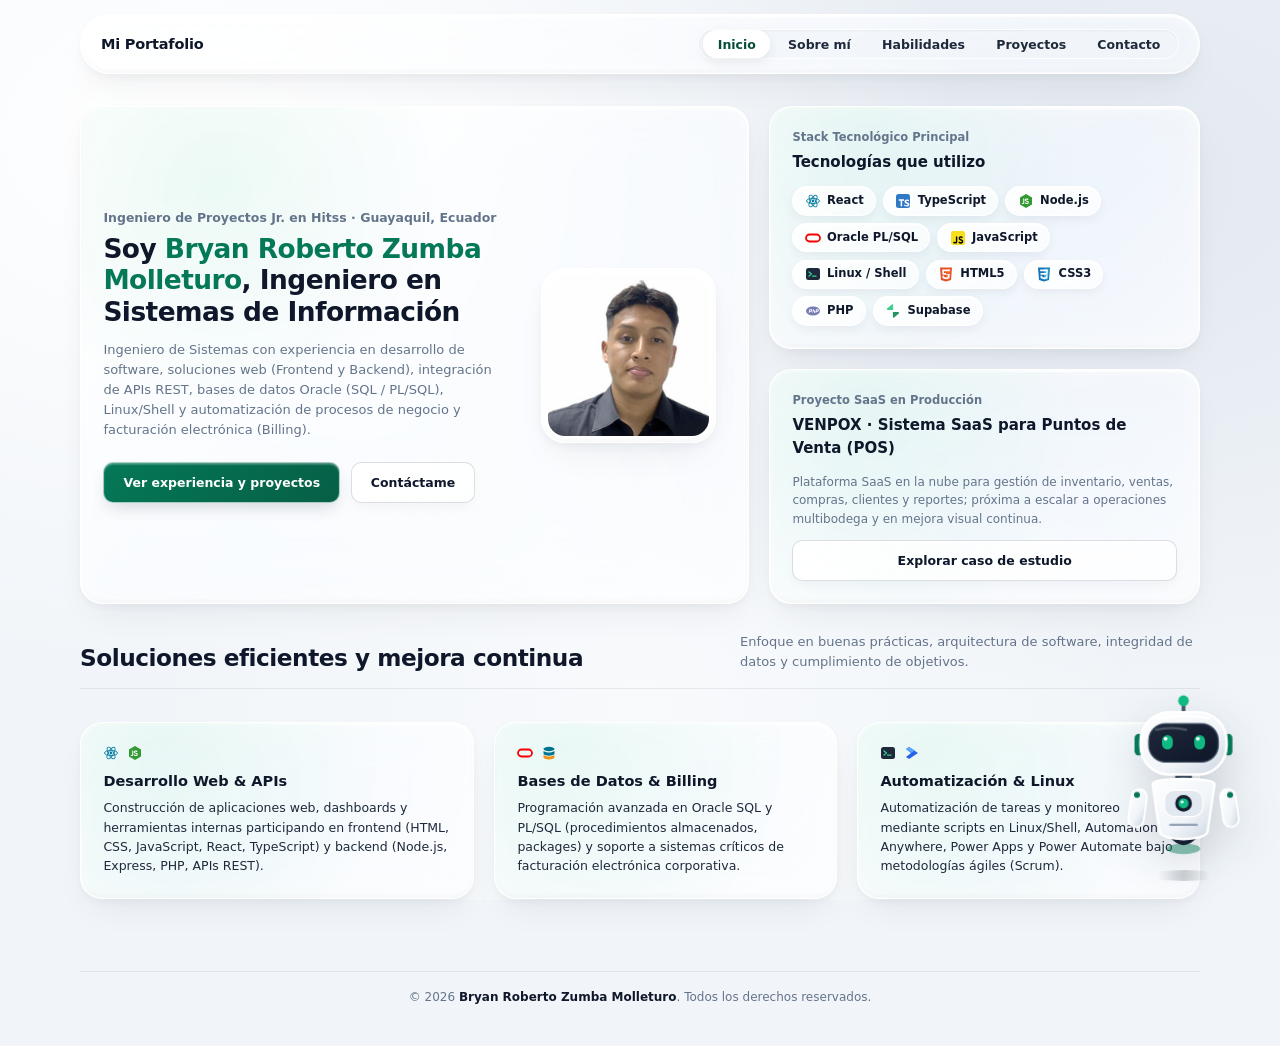
<file: index.html>
<!DOCTYPE html>
<html lang="es">

<head>
  <meta charset="UTF-8">
  <meta name="viewport" content="width=device-width, initial-scale=1.0">
  <title>Inicio | Bryan Zumba - Ingeniero en Sistemas</title>
  <link rel="icon" type="image/svg+xml" href="assets/img/favicon.svg">
  <!-- Hojas de estilo compartidas en todas las páginas -->
  <link rel="stylesheet" href="css/global.css">
  <link rel="stylesheet" href="css/pages.css">
</head>

<body>

  <!-- ====================================================================
       ENCABEZADO Y MENÚ DE NAVEGACIÓN (Idéntico en las 5 páginas)
       ==================================================================== -->
  <header class="site-header">
    <nav class="navbar container" aria-label="Navegación principal">
      <a href="index.html" class="logo">Mi Portafolio</a>

      <!-- Botón menú hamburguesa para dispositivos móviles -->
      <button class="menu-toggle" id="menu-toggle" aria-label="Abrir menú" aria-expanded="false">
        <i class="icon icon-menu" aria-hidden="true"></i>
      </button>

      <!-- Lista de enlaces a las 5 vistas del proyecto -->
      <ul class="nav-menu" id="nav-menu">
        <li><a href="index.html" class="nav-link active">Inicio</a></li>
        <li><a href="about.html" class="nav-link">Sobre mí</a></li>
        <li><a href="skills.html" class="nav-link">Habilidades</a></li>
        <li><a href="projects.html" class="nav-link">Proyectos</a></li>
        <li><a href="contact.html" class="nav-link">Contacto</a></li>
      </ul>
    </nav>
  </header>

  <!-- ====================================================================
       CONTENIDO PRINCIPAL DE LA PÁGINA DE INICIO (DISEÑO BENTO GRID)
       ==================================================================== -->
  <main class="container">
    <!-- Fila Superior del Bento Grid -->
    <section class="bento-hero-grid">
      <!-- Módulo Bento Principal: Presentación y Foto de Perfil -->
      <article class="bento-card bento-main-profile">
        <div class="hero-content">
          <p class="hero-role-sub">Ingeniero de Proyectos Jr. en Hitss · Guayaquil, Ecuador</p>
          <h1 class="hero-title">Soy <span>Bryan Roberto Zumba Molleturo</span>, Ingeniero en Sistemas de Información</h1>
          <p class="hero-description">
            Ingeniero de Sistemas con experiencia en desarrollo de software, soluciones web (Frontend y Backend),
            integración de APIs REST, bases de datos Oracle (SQL / PL/SQL), Linux/Shell y automatización de procesos
            de negocio y facturación electrónica (Billing).
          </p>
          <div class="hero-actions">
            <a href="projects.html" class="btn btn-primary">Ver experiencia y proyectos</a>
            <a href="contact.html" class="btn btn-outline">Contáctame</a>
          </div>
        </div>

        <div class="hero-visual">
          <img src="assets/img/FOTOPERFIL.png" alt="Ilustración de perfil de Bryan Roberto Zumba Molleturo"
            class="hero-avatar">
        </div>
      </article>

      <!-- Columna Derecha del Bento: Stack Principal con Logos + Proyecto Destacado -->
      <div class="bento-side-column">
        <article class="bento-card">
          <p class="bento-label">Stack Tecnológico Principal</p>
          <h2 class="bento-title">Tecnologías que utilizo</h2>
          <div class="tech-Wall">
            <span class="badge"><i class="tech-logo logo-react"></i> React</span>
            <span class="badge"><i class="tech-logo logo-ts"></i> TypeScript</span>
            <span class="badge"><i class="tech-logo logo-node"></i> Node.js</span>
            <span class="badge"><i class="tech-logo logo-oracle"></i> Oracle PL/SQL</span>
            <span class="badge"><i class="tech-logo logo-js"></i> JavaScript</span>
            <span class="badge"><i class="tech-logo logo-linux"></i> Linux / Shell</span>
            <span class="badge"><i class="tech-logo logo-html"></i> HTML5</span>
            <span class="badge"><i class="tech-logo logo-css"></i> CSS3</span>
            <span class="badge"><i class="tech-logo logo-php"></i> PHP</span>
            <span class="badge"><i class="tech-logo logo-supabase"></i> Supabase</span>
          </div>
        </article>

        <article class="bento-card">
          <p class="bento-label">Proyecto SaaS en Producción</p>
          <h2 class="bento-title">VENPOX · Sistema SaaS para Puntos de Venta (POS)</h2>
          <p style="font-size: 12px; color: var(--color-text-muted); margin-bottom: 0.75rem;">
            Plataforma SaaS en la nube para gestión de inventario, ventas, compras, clientes y reportes; próxima a escalar a operaciones multibodega y en mejora visual continua.
          </p>
          <a href="projects.html" class="btn btn-outline" style="width: 100%;">Explorar caso de estudio</a>
        </article>
      </div>
    </section>

    <!-- Fila Inferior del Bento: 3 Áreas de Especialidad -->
    <section class="section" style="padding-top: 0.5rem;">
      <div class="section-header">
        <h2 class="section-title">Soluciones eficientes y mejora continua</h2>
        <p class="section-subtitle">
          Enfoque en buenas prácticas, arquitectura de software, integridad de datos y cumplimiento de objetivos.
        </p>
      </div>

      <div class="highlights-grid">
        <article class="highlight-card">
          <div class="highlight-top">
            <i class="tech-logo logo-react"></i>
            <i class="tech-logo logo-node"></i>
          </div>
          <h3 class="highlight-title">Desarrollo Web & APIs</h3>
          <p>
            Construcción de aplicaciones web, dashboards y herramientas internas participando en frontend
            (HTML, CSS, JavaScript, React, TypeScript) y backend (Node.js, Express, PHP, APIs REST).
          </p>
        </article>

        <article class="highlight-card">
          <div class="highlight-top">
            <i class="tech-logo logo-oracle"></i>
            <i class="tech-logo logo-mysql"></i>
          </div>
          <h3 class="highlight-title">Bases de Datos & Billing</h3>
          <p>
            Programación avanzada en Oracle SQL y PL/SQL (procedimientos almacenados, packages) y soporte
            a sistemas críticos de facturación electrónica corporativa.
          </p>
        </article>

        <article class="highlight-card">
          <div class="highlight-top">
            <i class="tech-logo logo-linux"></i>
            <i class="tech-logo logo-power"></i>
          </div>
          <h3 class="highlight-title">Automatización & Linux</h3>
          <p>
            Automatización de tareas y monitoreo mediante scripts en Linux/Shell, Automation Anywhere,
            Power Apps y Power Automate bajo metodologías ágiles (Scrum).
          </p>
        </article>
      </div>
    </section>
  </main>

  <!-- ====================================================================
       PIE DE PÁGINA (Idéntico en las 5 páginas)
       ==================================================================== -->
  <footer class="site-footer">
    <div class="container footer-content">
      <p>© <span id="current-year"></span> <strong>Bryan Roberto Zumba Molleturo</strong>. Todos los derechos reservados.</p>
    </div>
  </footer>

  <!-- Script global compartido -->
  <script src="js/main.js"></script>
</body>

</html>
</file>
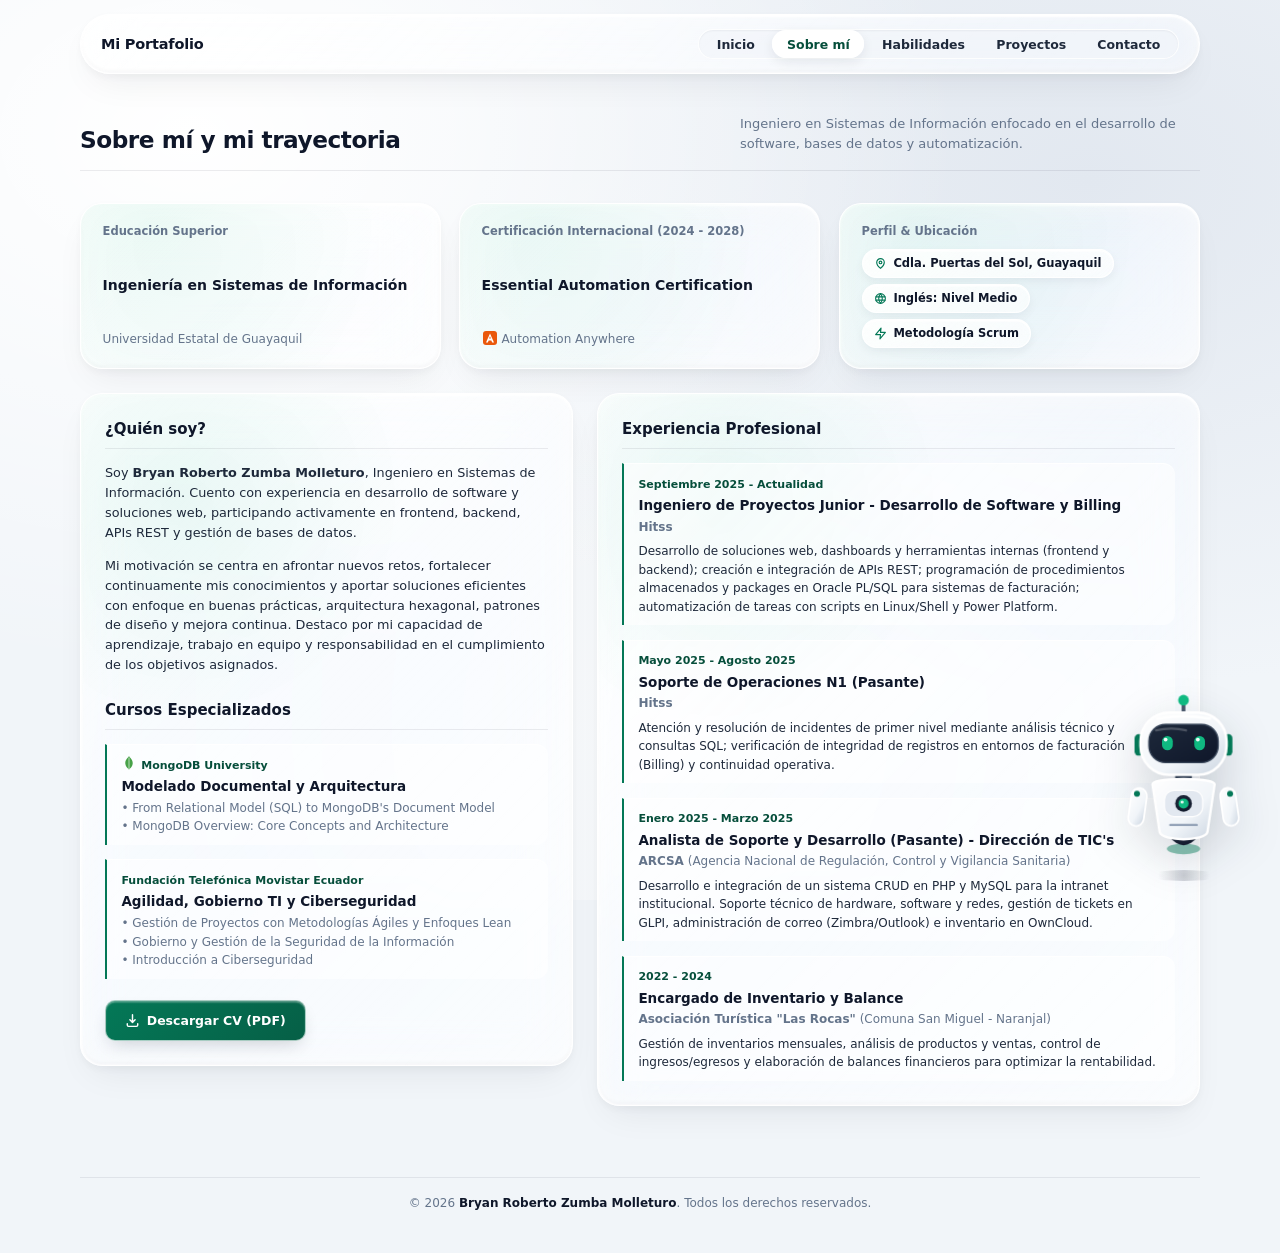
<file: about.html>
<!DOCTYPE html>
<html lang="es">

<head>
  <meta charset="UTF-8">
  <meta name="viewport" content="width=device-width, initial-scale=1.0">
  <title>Sobre mí | Bryan Zumba - Ingeniero en Sistemas</title>
  <link rel="icon" type="image/svg+xml" href="assets/img/favicon.svg">
  <link rel="stylesheet" href="css/global.css">
  <link rel="stylesheet" href="css/pages.css">
</head>

<body>

  <!-- ====================================================================
       ENCABEZADO Y MENÚ DE NAVEGACIÓN (Idéntico en las 5 páginas)
       ==================================================================== -->
  <header class="site-header">
    <nav class="navbar container" aria-label="Navegación principal">
      <a href="index.html" class="logo">Mi Portafolio</a>

      <button class="menu-toggle" id="menu-toggle" aria-label="Abrir menú" aria-expanded="false">
        <i class="icon icon-menu" aria-hidden="true"></i>
      </button>

      <ul class="nav-menu" id="nav-menu">
        <li><a href="index.html" class="nav-link">Inicio</a></li>
        <li><a href="about.html" class="nav-link active">Sobre mí</a></li>
        <li><a href="skills.html" class="nav-link">Habilidades</a></li>
        <li><a href="projects.html" class="nav-link">Proyectos</a></li>
        <li><a href="contact.html" class="nav-link">Contacto</a></li>
      </ul>
    </nav>
  </header>

  <!-- ====================================================================
       CONTENIDO PRINCIPAL DE LA PÁGINA "SOBRE MÍ"
       ==================================================================== -->
  <main class="container section">
    <div class="section-header">
      <h1 class="section-title">Sobre mí y mi trayectoria</h1>
      <p class="section-subtitle">
        Ingeniero en Sistemas de Información enfocado en el desarrollo de software, bases de datos y automatización.
      </p>
    </div>

    <!-- Franja Superior de Credenciales Clave -->
    <div class="credentials-strip">
      <article class="credential-card">
        <span class="credential-kicker">Educación Superior</span>
        <h2 class="credential-title">Ingeniería en Sistemas de Información</h2>
        <p class="credential-sub">Universidad Estatal de Guayaquil</p>
      </article>

      <article class="credential-card">
        <span class="credential-kicker">Certificación Internacional (2024 - 2028)</span>
        <h2 class="credential-title">Essential Automation Certification</h2>
        <p class="credential-sub"><i class="tech-logo logo-automation"></i> Automation Anywhere</p>
      </article>

      <article class="credential-card">
        <span class="credential-kicker">Perfil & Ubicación</span>
        <div style="display: flex; flex-wrap: wrap; gap: 0.35rem; margin-top: 0.15rem;">
          <span class="badge"><i class="icon icon-location" aria-hidden="true"></i> Cdla. Puertas del Sol, Guayaquil</span>
          <span class="badge"><i class="icon icon-globe" aria-hidden="true"></i> Inglés: Nivel Medio</span>
          <span class="badge"><i class="icon icon-bolt" aria-hidden="true"></i> Metodología Scrum</span>
        </div>
      </article>
    </div>

    <!-- Contenido Principal en 2 Columnas Asimétricas -->
    <div class="about-grid">
      <!-- Columna izquierda: Biografía y Cursos -->
      <article class="about-card">
        <h3>¿Quién soy?</h3>
        <p>
          Soy <strong>Bryan Roberto Zumba Molleturo</strong>, Ingeniero en Sistemas de Información. Cuento con experiencia en desarrollo de software y
          soluciones web, participando activamente en frontend, backend, APIs REST y gestión de bases de datos.
        </p>
        <p>
          Mi motivación se centra en afrontar nuevos retos, fortalecer continuamente mis conocimientos y aportar
          soluciones eficientes con enfoque en buenas prácticas, arquitectura hexagonal, patrones de diseño y mejora
          continua. Destaco por mi capacidad de aprendizaje, trabajo en equipo y responsabilidad en el cumplimiento
          de los objetivos asignados.
        </p>

        <h3 style="margin-top: 1.5rem;">Cursos Especializados</h3>
        <div class="timeline-list">
          <div class="timeline-item">
            <span class="timeline-date"><i class="tech-logo logo-mongodb"></i> MongoDB University</span>
            <h4 class="timeline-role">Modelado Documental y Arquitectura</h4>
            <p class="timeline-place">
              • From Relational Model (SQL) to MongoDB's Document Model<br>
              • MongoDB Overview: Core Concepts and Architecture
            </p>
          </div>

          <div class="timeline-item">
            <span class="timeline-date">Fundación Telefónica Movistar Ecuador</span>
            <h4 class="timeline-role">Agilidad, Gobierno TI y Ciberseguridad</h4>
            <p class="timeline-place">
              • Gestión de Proyectos con Metodologías Ágiles y Enfoques Lean<br>
              • Gobierno y Gestión de la Seguridad de la Información<br>
              • Introducción a Ciberseguridad
            </p>
          </div>
        </div>

        <div style="margin-top: 1.35rem;">
          <a href="assets/docs/Currículum Vitae Bryan Zumba.pdf" download class="btn btn-primary">
            <i class="icon icon-download" aria-hidden="true"></i> Descargar CV (PDF)
          </a>
        </div>
      </article>

      <!-- Columna derecha: Línea de tiempo de Experiencia Laboral Real -->
      <article class="about-card">
        <h3>Experiencia Profesional</h3>
        <div class="timeline-list">
          <div class="timeline-item">
            <span class="timeline-date">Septiembre 2025 - Actualidad</span>
            <h4 class="timeline-role">Ingeniero de Proyectos Junior - Desarrollo de Software y Billing</h4>
            <p class="timeline-place"><strong>Hitss</strong></p>
            <p style="margin-top: 0.35rem;">
              Desarrollo de soluciones web, dashboards y herramientas internas (frontend y backend); creación e
              integración de APIs REST; programación de procedimientos almacenados y packages en Oracle PL/SQL para
              sistemas de facturación; automatización de tareas con scripts en Linux/Shell y Power Platform.
            </p>
          </div>

          <div class="timeline-item">
            <span class="timeline-date">Mayo 2025 - Agosto 2025</span>
            <h4 class="timeline-role">Soporte de Operaciones N1 (Pasante)</h4>
            <p class="timeline-place"><strong>Hitss</strong></p>
            <p style="margin-top: 0.35rem;">
              Atención y resolución de incidentes de primer nivel mediante análisis técnico y consultas SQL;
              verificación de integridad de registros en entornos de facturación (Billing) y continuidad operativa.
            </p>
          </div>

          <div class="timeline-item">
            <span class="timeline-date">Enero 2025 - Marzo 2025</span>
            <h4 class="timeline-role">Analista de Soporte y Desarrollo (Pasante) - Dirección de TIC's</h4>
            <p class="timeline-place"><strong>ARCSA</strong> (Agencia Nacional de Regulación, Control y Vigilancia
              Sanitaria)</p>
            <p style="margin-top: 0.35rem;">
              Desarrollo e integración de un sistema CRUD en PHP y MySQL para la intranet institucional. Soporte
              técnico de hardware, software y redes, gestión de tickets en GLPI, administración de correo
              (Zimbra/Outlook) e inventario en OwnCloud.
            </p>
          </div>

          <div class="timeline-item">
            <span class="timeline-date">2022 - 2024</span>
            <h4 class="timeline-role">Encargado de Inventario y Balance</h4>
            <p class="timeline-place"><strong>Asociación Turística "Las Rocas"</strong> (Comuna San Miguel - Naranjal)
            </p>
            <p style="margin-top: 0.35rem;">
              Gestión de inventarios mensuales, análisis de productos y ventas, control de ingresos/egresos y
              elaboración de balances financieros para optimizar la rentabilidad.
            </p>
          </div>
        </div>
      </article>
    </div>
  </main>

  <!-- ====================================================================
       PIE DE PÁGINA (Idéntico en las 5 páginas)
       ==================================================================== -->
  <footer class="site-footer">
    <div class="container footer-content">
      <p>© <span id="current-year"></span> <strong>Bryan Roberto Zumba Molleturo</strong>. Todos los derechos reservados.</p>
    </div>
  </footer>

  <script src="js/main.js"></script>
</body>

</html>
</file>
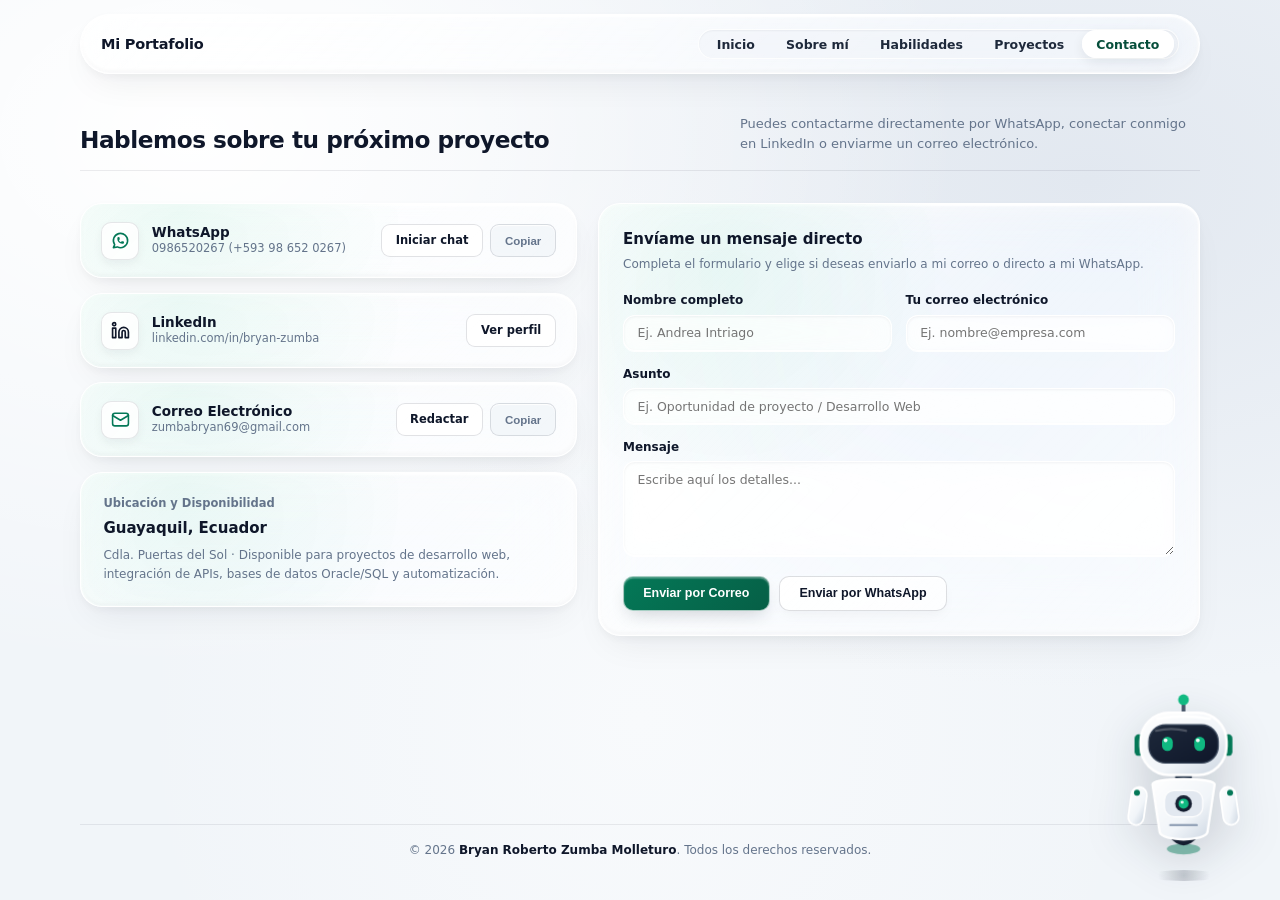
<file: contact.html>
<!DOCTYPE html>
<html lang="es">
<head>
  <meta charset="UTF-8">
  <meta name="viewport" content="width=device-width, initial-scale=1.0">
  <title>Contacto | Bryan Zumba - Ingeniero en Sistemas</title>
  <link rel="icon" type="image/svg+xml" href="assets/img/favicon.svg">
  <link rel="stylesheet" href="css/global.css">
  <link rel="stylesheet" href="css/pages.css">
</head>
<body>

  <!-- ====================================================================
       ENCABEZADO Y MENÚ DE NAVEGACIÓN (Idéntico en las 5 páginas)
       ==================================================================== -->
  <header class="site-header">
    <nav class="navbar container" aria-label="Navegación principal">
      <a href="index.html" class="logo">Mi Portafolio</a>

      <button class="menu-toggle" id="menu-toggle" aria-label="Abrir menú" aria-expanded="false">
        <i class="icon icon-menu" aria-hidden="true"></i>
      </button>

      <ul class="nav-menu" id="nav-menu">
        <li><a href="index.html" class="nav-link">Inicio</a></li>
        <li><a href="about.html" class="nav-link">Sobre mí</a></li>
        <li><a href="skills.html" class="nav-link">Habilidades</a></li>
        <li><a href="projects.html" class="nav-link">Proyectos</a></li>
        <li><a href="contact.html" class="nav-link active">Contacto</a></li>
      </ul>
    </nav>
  </header>

  <!-- ====================================================================
       CONTENIDO PRINCIPAL DE LA PÁGINA "CONTACTO" (BENTO SOBRIO E INTEGRADO)
       ==================================================================== -->
  <main class="container section">
    <div class="section-header">
      <h1 class="section-title">Hablemos sobre tu próximo proyecto</h1>
      <p class="section-subtitle">
        Puedes contactarme directamente por WhatsApp, conectar conmigo en LinkedIn o enviarme un correo electrónico.
      </p>
    </div>

    <div class="contact-grid">
      <!-- Columna Izquierda: Tarjetas Bento Compactas de Contacto Directo -->
      <div class="contact-channels">
        <!-- Canal 1: WhatsApp -->
        <article class="channel-card">
          <div class="channel-header">
            <div class="channel-icon icon-whatsapp"><i class="icon icon-whatsapp" aria-hidden="true"></i></div>
            <div>
              <h3 class="channel-title">WhatsApp</h3>
              <p class="channel-value">0986520267 (+593 98 652 0267)</p>
            </div>
          </div>
          <div class="channel-actions">
            <a
              href="https://wa.me/593986520267?text=Hola%20Bryan,%20vi%20tu%20portafolio%20web%20y%20me%20gustar%C3%ADa%20contactarte."
              target="_blank"
              rel="noopener noreferrer"
              class="btn-channel"
            >
              Iniciar chat
            </a>
            <button type="button" id="copy-phone-btn" class="btn-channel btn-copy" data-copy="0986520267">
              Copiar
            </button>
          </div>
        </article>

        <!-- Canal 2: LinkedIn -->
        <article class="channel-card">
          <div class="channel-header">
            <div class="channel-icon icon-linkedin"><i class="icon icon-linkedin" aria-hidden="true"></i></div>
            <div>
              <h3 class="channel-title">LinkedIn</h3>
              <p class="channel-value">linkedin.com/in/bryan-zumba</p>
            </div>
          </div>
          <div class="channel-actions">
            <a
              href="https://www.linkedin.com/in/bryan-zumba"
              target="_blank"
              rel="noopener noreferrer"
              class="btn-channel"
            >
              Ver perfil
            </a>
          </div>
        </article>

        <!-- Canal 3: Correo Electrónico -->
        <article class="channel-card">
          <div class="channel-header">
            <div class="channel-icon icon-email"><i class="icon icon-mail" aria-hidden="true"></i></div>
            <div>
              <h3 class="channel-title">Correo Electrónico</h3>
              <p class="channel-value" id="email-text">zumbabryan69@gmail.com</p>
            </div>
          </div>
          <div class="channel-actions">
            <a href="mailto:zumbabryan69@gmail.com?subject=Contacto%20desde%20Portafolio%20Web" class="btn-channel">
              Redactar
            </a>
            <button type="button" id="copy-email-btn" class="btn-channel btn-copy">
              Copiar
            </button>
          </div>
        </article>

        <!-- Módulo Bento de Ubicación y Disponibilidad -->
        <article class="bento-card">
          <p class="bento-label">Ubicación y Disponibilidad</p>
          <h3 class="bento-title" style="margin-bottom: 0.35rem;">Guayaquil, Ecuador</h3>
          <p style="font-size: 12px; color: var(--color-text-muted);">
            Cdla. Puertas del Sol · Disponible para proyectos de desarrollo web, integración de APIs, bases de datos Oracle/SQL y automatización.
          </p>
        </article>
      </div>

      <!-- Columna Derecha: Formulario Interactivo con JS -->
      <article class="contact-form-card">
        <h3>Envíame un mensaje directo</h3>
        <p>Completa el formulario y elige si deseas enviarlo a mi correo o directo a mi WhatsApp.</p>

        <form id="contact-form" novalidate>
          <div class="form-row">
            <div class="form-group">
              <label for="name">Nombre completo</label>
              <input type="text" id="name" class="form-control" placeholder="Ej. Andrea Intriago" required>
            </div>

            <div class="form-group">
              <label for="email">Tu correo electrónico</label>
              <input type="email" id="email" class="form-control" placeholder="Ej. nombre@empresa.com" required>
            </div>
          </div>

          <div class="form-group">
            <label for="subject">Asunto</label>
            <input type="text" id="subject" class="form-control" placeholder="Ej. Oportunidad de proyecto / Desarrollo Web" required>
          </div>

          <div class="form-group">
            <label for="message">Mensaje</label>
            <textarea id="message" class="form-control" placeholder="Escribe aquí los detalles..." required></textarea>
          </div>

          <div class="form-actions">
            <button type="submit" class="btn btn-primary">
              Enviar por Correo
            </button>
            <button type="button" id="send-whatsapp-btn" class="btn btn-outline">
              Enviar por WhatsApp
            </button>
          </div>

          <!-- Caja para mostrar alertas de validación con JavaScript -->
          <div id="form-feedback" class="form-feedback" role="alert"></div>
        </form>
      </article>
    </div>
  </main>

  <!-- ====================================================================
       PIE DE PÁGINA (Idéntico en las 5 páginas)
       ==================================================================== -->
  <footer class="site-footer">
    <div class="container footer-content">
      <p>© <span id="current-year"></span> <strong>Bryan Roberto Zumba Molleturo</strong>. Todos los derechos reservados.</p>
    </div>
  </footer>

  <!-- Scripts: global + lógica específica de contacto -->
  <script src="js/main.js"></script>
  <script src="js/contact.js"></script>
</body>
</html>
</file>
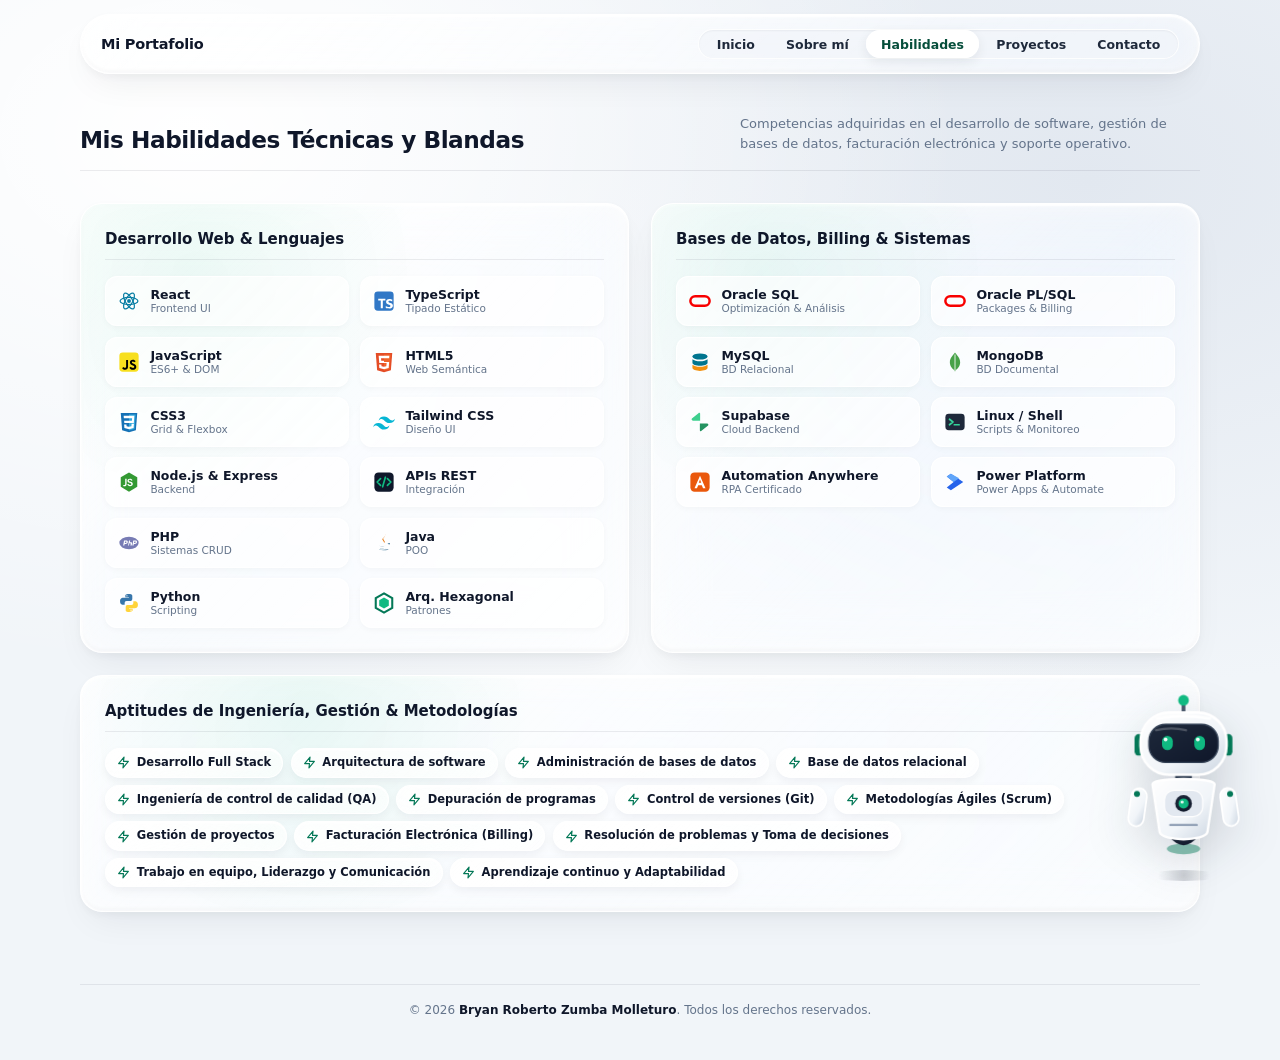
<file: skills.html>
<!DOCTYPE html>
<html lang="es">
<head>
  <meta charset="UTF-8">
  <meta name="viewport" content="width=device-width, initial-scale=1.0">
  <title>Habilidades | Bryan Zumba - Ingeniero en Sistemas</title>
  <link rel="icon" type="image/svg+xml" href="assets/img/favicon.svg">
  <link rel="stylesheet" href="css/global.css">
  <link rel="stylesheet" href="css/pages.css">
</head>
<body>

  <!-- ====================================================================
       ENCABEZADO Y MENÚ DE NAVEGACIÓN (Idéntico en las 5 páginas)
       ==================================================================== -->
  <header class="site-header">
    <nav class="navbar container" aria-label="Navegación principal">
      <a href="index.html" class="logo">Mi Portafolio</a>

      <button class="menu-toggle" id="menu-toggle" aria-label="Abrir menú" aria-expanded="false">
        <i class="icon icon-menu" aria-hidden="true"></i>
      </button>

      <ul class="nav-menu" id="nav-menu">
        <li><a href="index.html" class="nav-link">Inicio</a></li>
        <li><a href="about.html" class="nav-link">Sobre mí</a></li>
        <li><a href="skills.html" class="nav-link active">Habilidades</a></li>
        <li><a href="projects.html" class="nav-link">Proyectos</a></li>
        <li><a href="contact.html" class="nav-link">Contacto</a></li>
      </ul>
    </nav>
  </header>

  <!-- ====================================================================
       CONTENIDO PRINCIPAL DE LA PÁGINA "HABILIDADES" (MATRIZ CON LOGOS)
       ==================================================================== -->
  <main class="container section">
    <div class="section-header">
      <h1 class="section-title">Mis Habilidades Técnicas y Blandas</h1>
      <p class="section-subtitle">
        Competencias adquiridas en el desarrollo de software, gestión de bases de datos, facturación electrónica y soporte operativo.
      </p>
    </div>

    <div class="skills-bento-grid">
      <!-- Dominio 1: Desarrollo Web Frontend & Backend -->
      <article class="skill-category">
        <div class="skill-category-header">
          <h3>Desarrollo Web & Lenguajes</h3>
        </div>

        <div class="tech-cards-grid">
          <div class="tech-item-card">
            <i class="tech-logo logo-react"></i>
            <div class="tech-item-info">
              <span class="tech-item-name">React</span>
              <span class="tech-item-tag">Frontend UI</span>
            </div>
          </div>

          <div class="tech-item-card">
            <i class="tech-logo logo-ts"></i>
            <div class="tech-item-info">
              <span class="tech-item-name">TypeScript</span>
              <span class="tech-item-tag">Tipado Estático</span>
            </div>
          </div>

          <div class="tech-item-card">
            <i class="tech-logo logo-js"></i>
            <div class="tech-item-info">
              <span class="tech-item-name">JavaScript</span>
              <span class="tech-item-tag">ES6+ & DOM</span>
            </div>
          </div>

          <div class="tech-item-card">
            <i class="tech-logo logo-html"></i>
            <div class="tech-item-info">
              <span class="tech-item-name">HTML5</span>
              <span class="tech-item-tag">Web Semántica</span>
            </div>
          </div>

          <div class="tech-item-card">
            <i class="tech-logo logo-css"></i>
            <div class="tech-item-info">
              <span class="tech-item-name">CSS3</span>
              <span class="tech-item-tag">Grid & Flexbox</span>
            </div>
          </div>

          <div class="tech-item-card">
            <i class="tech-logo logo-tailwind"></i>
            <div class="tech-item-info">
              <span class="tech-item-name">Tailwind CSS</span>
              <span class="tech-item-tag">Diseño UI</span>
            </div>
          </div>

          <div class="tech-item-card">
            <i class="tech-logo logo-node"></i>
            <div class="tech-item-info">
              <span class="tech-item-name">Node.js & Express</span>
              <span class="tech-item-tag">Backend</span>
            </div>
          </div>

          <div class="tech-item-card">
            <i class="tech-logo logo-api"></i>
            <div class="tech-item-info">
              <span class="tech-item-name">APIs REST</span>
              <span class="tech-item-tag">Integración</span>
            </div>
          </div>

          <div class="tech-item-card">
            <i class="tech-logo logo-php"></i>
            <div class="tech-item-info">
              <span class="tech-item-name">PHP</span>
              <span class="tech-item-tag">Sistemas CRUD</span>
            </div>
          </div>

          <div class="tech-item-card">
            <i class="tech-logo logo-java"></i>
            <div class="tech-item-info">
              <span class="tech-item-name">Java</span>
              <span class="tech-item-tag">POO</span>
            </div>
          </div>

          <div class="tech-item-card">
            <i class="tech-logo logo-python"></i>
            <div class="tech-item-info">
              <span class="tech-item-name">Python</span>
              <span class="tech-item-tag">Scripting</span>
            </div>
          </div>

          <div class="tech-item-card">
            <i class="tech-logo logo-arch"></i>
            <div class="tech-item-info">
              <span class="tech-item-name">Arq. Hexagonal</span>
              <span class="tech-item-tag">Patrones</span>
            </div>
          </div>
        </div>
      </article>

      <!-- Dominio 2: Bases de Datos, Billing & Automatización -->
      <article class="skill-category">
        <div class="skill-category-header">
          <h3>Bases de Datos, Billing & Sistemas</h3>
        </div>

        <div class="tech-cards-grid">
          <div class="tech-item-card">
            <i class="tech-logo logo-oracle"></i>
            <div class="tech-item-info">
              <span class="tech-item-name">Oracle SQL</span>
              <span class="tech-item-tag">Optimización & Análisis</span>
            </div>
          </div>

          <div class="tech-item-card">
            <i class="tech-logo logo-oracle"></i>
            <div class="tech-item-info">
              <span class="tech-item-name">Oracle PL/SQL</span>
              <span class="tech-item-tag">Packages & Billing</span>
            </div>
          </div>

          <div class="tech-item-card">
            <i class="tech-logo logo-mysql"></i>
            <div class="tech-item-info">
              <span class="tech-item-name">MySQL</span>
              <span class="tech-item-tag">BD Relacional</span>
            </div>
          </div>

          <div class="tech-item-card">
            <i class="tech-logo logo-mongodb"></i>
            <div class="tech-item-info">
              <span class="tech-item-name">MongoDB</span>
              <span class="tech-item-tag">BD Documental</span>
            </div>
          </div>

          <div class="tech-item-card">
            <i class="tech-logo logo-supabase"></i>
            <div class="tech-item-info">
              <span class="tech-item-name">Supabase</span>
              <span class="tech-item-tag">Cloud Backend</span>
            </div>
          </div>

          <div class="tech-item-card">
            <i class="tech-logo logo-linux"></i>
            <div class="tech-item-info">
              <span class="tech-item-name">Linux / Shell</span>
              <span class="tech-item-tag">Scripts & Monitoreo</span>
            </div>
          </div>

          <div class="tech-item-card">
            <i class="tech-logo logo-automation"></i>
            <div class="tech-item-info">
              <span class="tech-item-name">Automation Anywhere</span>
              <span class="tech-item-tag">RPA Certificado</span>
            </div>
          </div>

          <div class="tech-item-card">
            <i class="tech-logo logo-power"></i>
            <div class="tech-item-info">
              <span class="tech-item-name">Power Platform</span>
              <span class="tech-item-tag">Power Apps & Automate</span>
            </div>
          </div>
        </div>
      </article>

      <!-- Dominio 3: Aptitudes Profesionales & Metodologías (Ancho completo abajo) -->
      <article class="skill-category full-width">
        <div class="skill-category-header">
          <h3>Aptitudes de Ingeniería, Gestión & Metodologías</h3>
        </div>

        <div class="tech-Wall">
          <span class="badge"><i class="icon icon-bolt"></i> Desarrollo Full Stack</span>
          <span class="badge"><i class="icon icon-bolt"></i> Arquitectura de software</span>
          <span class="badge"><i class="icon icon-bolt"></i> Administración de bases de datos</span>
          <span class="badge"><i class="icon icon-bolt"></i> Base de datos relacional</span>
          <span class="badge"><i class="icon icon-bolt"></i> Ingeniería de control de calidad (QA)</span>
          <span class="badge"><i class="icon icon-bolt"></i> Depuración de programas</span>
          <span class="badge"><i class="icon icon-bolt"></i> Control de versiones (Git)</span>
          <span class="badge"><i class="icon icon-bolt"></i> Metodologías Ágiles (Scrum)</span>
          <span class="badge"><i class="icon icon-bolt"></i> Gestión de proyectos</span>
          <span class="badge"><i class="icon icon-bolt"></i> Facturación Electrónica (Billing)</span>
          <span class="badge"><i class="icon icon-bolt"></i> Resolución de problemas y Toma de decisiones</span>
          <span class="badge"><i class="icon icon-bolt"></i> Trabajo en equipo, Liderazgo y Comunicación</span>
          <span class="badge"><i class="icon icon-bolt"></i> Aprendizaje continuo y Adaptabilidad</span>
        </div>
      </article>
    </div>
  </main>

  <!-- ====================================================================
       PIE DE PÁGINA (Idéntico en las 5 páginas)
       ==================================================================== -->
  <footer class="site-footer">
    <div class="container footer-content">
      <p>© <span id="current-year"></span> <strong>Bryan Roberto Zumba Molleturo</strong>. Todos los derechos reservados.</p>
    </div>
  </footer>

  <script src="js/main.js"></script>
</body>
</html>
</file>
<file: css/global.css>
/* ==========================================================================
   GLOBAL.CSS - Diseño Editorial / Bento Liquid Glass + Logos de Tecnologías
   Escala tipográfica compacta (PC: 13.5px | Móvil: 12px base, 14px títulos, 10px menores)
   ========================================================================== */

/* --------------------------------------------------------------------------
   1. VARIABLES CSS (Custom Properties)
   -------------------------------------------------------------------------- */
:root {
  /* Fondo y textos neutros limpios */
  --color-bg: #f1f5f9;
  --color-secondary: #0f172a;
  --color-text: #1e293b;
  --color-text-muted: #64748b;

  /* Acentos Esmeralda sobrios (sin efecto neón) */
  --color-primary: #047857;
  --color-primary-bright: #059669;
  --color-primary-dark: #064e3b;
  --color-primary-light: rgba(4, 120, 87, 0.08);

  /* Superficies iOS Liquid Glass (Cristal blanco translúcido neutro) */
  --glass-surface: linear-gradient(
    135deg,
    rgba(255, 255, 255, 0.78) 0%,
    rgba(255, 255, 255, 0.50) 55%,
    rgba(255, 255, 255, 0.68) 100%
  );
  --glass-surface-hover: linear-gradient(
    135deg,
    rgba(255, 255, 255, 0.90) 0%,
    rgba(255, 255, 255, 0.65) 55%,
    rgba(240, 253, 244, 0.78) 100%
  );
  --glass-pill: linear-gradient(
    135deg,
    rgba(255, 255, 255, 0.88) 0%,
    rgba(255, 255, 255, 0.60) 100%
  );
  --glass-border-outer: rgba(255, 255, 255, 0.94);
  --glass-blur: blur(26px) saturate(190%);

  /* Bisel 3D de Cristal Líquido iOS */
  --glass-rim-3d:
    0 16px 36px -12px rgba(15, 23, 42, 0.08),
    0 4px 10px rgba(15, 23, 42, 0.04),
    inset 0 2px 2px rgba(255, 255, 255, 1),
    inset 1.5px 0 2px rgba(255, 255, 255, 0.85),
    inset 0 -2px 4px rgba(15, 23, 42, 0.04),
    inset -1px -1px 2px rgba(255, 255, 255, 0.8),
    inset 0 0 20px rgba(255, 255, 255, 0.45);

  --glass-rim-3d-hover:
    0 22px 44px -12px rgba(15, 23, 42, 0.12),
    0 6px 16px rgba(15, 23, 42, 0.06),
    inset 0 2.5px 3px rgba(255, 255, 255, 1),
    inset 2px 0 2px rgba(255, 255, 255, 0.95),
    inset 0 -2px 4px rgba(15, 23, 42, 0.05),
    inset -1.5px -1.5px 3px rgba(255, 255, 255, 0.9),
    inset 0 0 26px rgba(255, 255, 255, 0.65);

  /* Colores de canales y estados */
  --color-whatsapp: #16a34a;
  --color-linkedin: #0a66c2;
  --color-email: #ea580c;
  --color-success: #065f46;
  --color-error: #b91c1c;

  /* Tipografía */
  --font-main: -apple-system, BlinkMacSystemFont, 'SF Pro Display', 'Segoe UI', system-ui, sans-serif;

  /* Medidas y bordes curvos */
  --max-width: 1120px;
  --radius-sm: 12px;
  --radius-md: 22px;
  --radius-lg: 28px;
  --transition: all 0.28s cubic-bezier(0.22, 1, 0.36, 1);
}

/* --------------------------------------------------------------------------
   2. RESET Y FONDO NEUTRO LIMPIO
   -------------------------------------------------------------------------- */
* {
  margin: 0;
  padding: 0;
  box-sizing: border-box;
}

html {
  scroll-behavior: smooth;
  scrollbar-width: thin;
  scrollbar-color: rgba(4, 120, 87, 0.35) transparent;
}

::selection {
  background: rgba(4, 120, 87, 0.16);
  color: var(--color-secondary);
}

::-webkit-scrollbar {
  width: 8px;
  height: 8px;
}

::-webkit-scrollbar-track {
  background: transparent;
}

::-webkit-scrollbar-thumb {
  background: rgba(15, 23, 42, 0.18);
  border-radius: 999px;
  border: 2px solid transparent;
  background-clip: content-box;
}

::-webkit-scrollbar-thumb:hover {
  background: rgba(4, 120, 87, 0.45);
  border: 2px solid transparent;
  background-clip: content-box;
}

body {
  font-family: var(--font-main);
  font-size: 13.5px;
  background-color: var(--color-bg);
  background-image:
    radial-gradient(at 15% 15%, #ffffff 0px, transparent 50%),
    radial-gradient(at 85% 20%, #e2e8f0 0px, transparent 50%),
    radial-gradient(at 50% 80%, #f8fafc 0px, transparent 55%);
  background-attachment: fixed;
  color: var(--color-text);
  line-height: 1.55;
  display: flex;
  flex-direction: column;
  min-height: 100vh;
  position: relative;
  overflow-x: hidden;
}

main {
  flex: 1;
  animation: pageEnter 0.28s cubic-bezier(0.22, 1, 0.36, 1);
}

@keyframes pageEnter {
  from {
    opacity: 0;
    transform: translateY(6px);
  }
  to {
    opacity: 1;
    transform: translateY(0);
  }
}

body.page-leaving main {
  opacity: 0;
  transform: translateY(4px);
  transition: opacity 0.16s ease, transform 0.16s ease;
}

img {
  max-width: 100%;
  display: block;
}

a {
  text-decoration: none;
  color: inherit;
  transition: var(--transition);
}

ul {
  list-style: none;
}

.container {
  width: 90%;
  max-width: var(--max-width);
  margin: 0 auto;
}

.section {
  padding: 2.5rem 0 3.5rem 0;
}

/* --------------------------------------------------------------------------
   3. ICONOS UI (<i class="icon ..."></i>) Y LOGOS DE TECNOLOGÍAS (<i class="tech-logo ..."></i>)
   -------------------------------------------------------------------------- */
i.icon {
  display: inline-block;
  width: 1.15em;
  height: 1.15em;
  vertical-align: -0.2em;
  background-color: currentColor;
  -webkit-mask-repeat: no-repeat;
  mask-repeat: no-repeat;
  -webkit-mask-position: center;
  mask-position: center;
  -webkit-mask-size: contain;
  mask-size: contain;
  flex-shrink: 0;
}

i.icon-menu {
  -webkit-mask-image: url("data:image/svg+xml,%3Csvg xmlns='http://www.w3.org/2000/svg' viewBox='0 0 24 24' fill='none' stroke='black' stroke-width='2.3' stroke-linecap='round'%3E%3Cpath d='M4 7h16M4 12h16M4 17h16'/%3E%3C/svg%3E");
  mask-image: url("data:image/svg+xml,%3Csvg xmlns='http://www.w3.org/2000/svg' viewBox='0 0 24 24' fill='none' stroke='black' stroke-width='2.3' stroke-linecap='round'%3E%3Cpath d='M4 7h16M4 12h16M4 17h16'/%3E%3C/svg%3E");
}

i.icon-close {
  -webkit-mask-image: url("data:image/svg+xml,%3Csvg xmlns='http://www.w3.org/2000/svg' viewBox='0 0 24 24' fill='none' stroke='black' stroke-width='2.3' stroke-linecap='round'%3E%3Cpath d='M6 6l12 12M18 6L6 18'/%3E%3C/svg%3E");
  mask-image: url("data:image/svg+xml,%3Csvg xmlns='http://www.w3.org/2000/svg' viewBox='0 0 24 24' fill='none' stroke='black' stroke-width='2.3' stroke-linecap='round'%3E%3Cpath d='M6 6l12 12M18 6L6 18'/%3E%3C/svg%3E");
}

i.icon-location {
  -webkit-mask-image: url("data:image/svg+xml,%3Csvg xmlns='http://www.w3.org/2000/svg' viewBox='0 0 24 24' fill='none' stroke='black' stroke-width='2.1' stroke-linecap='round' stroke-linejoin='round'%3E%3Cpath d='M12 21s-7-5.7-7-11a7 7 0 1 1 14 0c0 5.3-7 11-7 11z'/%3E%3Ccircle cx='12' cy='10' r='2.5'/%3E%3C/svg%3E");
  mask-image: url("data:image/svg+xml,%3Csvg xmlns='http://www.w3.org/2000/svg' viewBox='0 0 24 24' fill='none' stroke='black' stroke-width='2.1' stroke-linecap='round' stroke-linejoin='round'%3E%3Cpath d='M12 21s-7-5.7-7-11a7 7 0 1 1 14 0c0 5.3-7 11-7 11z'/%3E%3Ccircle cx='12' cy='10' r='2.5'/%3E%3C/svg%3E");
}

i.icon-globe {
  -webkit-mask-image: url("data:image/svg+xml,%3Csvg xmlns='http://www.w3.org/2000/svg' viewBox='0 0 24 24' fill='none' stroke='black' stroke-width='2' stroke-linecap='round' stroke-linejoin='round'%3E%3Ccircle cx='12' cy='12' r='9'/%3E%3Cpath d='M3.6 9h16.8M3.6 15h16.8M12 3a14 14 0 0 1 0 18M12 3a14 14 0 0 0 0 18'/%3E%3C/svg%3E");
  mask-image: url("data:image/svg+xml,%3Csvg xmlns='http://www.w3.org/2000/svg' viewBox='0 0 24 24' fill='none' stroke='black' stroke-width='2' stroke-linecap='round' stroke-linejoin='round'%3E%3Ccircle cx='12' cy='12' r='9'/%3E%3Cpath d='M3.6 9h16.8M3.6 15h16.8M12 3a14 14 0 0 1 0 18M12 3a14 14 0 0 0 0 18'/%3E%3C/svg%3E");
}

i.icon-bolt {
  -webkit-mask-image: url("data:image/svg+xml,%3Csvg xmlns='http://www.w3.org/2000/svg' viewBox='0 0 24 24' fill='none' stroke='black' stroke-width='2.1' stroke-linecap='round' stroke-linejoin='round'%3E%3Cpolygon points='13 2 3 14 12 14 11 22 21 10 12 10 13 2'/%3E%3C/svg%3E");
  mask-image: url("data:image/svg+xml,%3Csvg xmlns='http://www.w3.org/2000/svg' viewBox='0 0 24 24' fill='none' stroke='black' stroke-width='2.1' stroke-linecap='round' stroke-linejoin='round'%3E%3Cpolygon points='13 2 3 14 12 14 11 22 21 10 12 10 13 2'/%3E%3C/svg%3E");
}

i.icon-whatsapp {
  -webkit-mask-image: url("data:image/svg+xml,%3Csvg xmlns='http://www.w3.org/2000/svg' viewBox='0 0 24 24' fill='none' stroke='black' stroke-width='2' stroke-linecap='round' stroke-linejoin='round'%3E%3Cpath d='M3 21l1.65-3.8a9 9 0 1 1 3.4 2.9L3 21'/%3E%3Cpath d='M9 10a.5.5 0 0 0 1 0V9a.5.5 0 0 0-1 0v1a5 5 0 0 0 5 5h1a.5.5 0 0 0 0-1h-1a.5.5 0 0 0 0 1'/%3E%3C/svg%3E");
  mask-image: url("data:image/svg+xml,%3Csvg xmlns='http://www.w3.org/2000/svg' viewBox='0 0 24 24' fill='none' stroke='black' stroke-width='2' stroke-linecap='round' stroke-linejoin='round'%3E%3Cpath d='M3 21l1.65-3.8a9 9 0 1 1 3.4 2.9L3 21'/%3E%3Cpath d='M9 10a.5.5 0 0 0 1 0V9a.5.5 0 0 0-1 0v1a5 5 0 0 0 5 5h1a.5.5 0 0 0 0-1h-1a.5.5 0 0 0 0 1'/%3E%3C/svg%3E");
}

i.icon-linkedin {
  -webkit-mask-image: url("data:image/svg+xml,%3Csvg xmlns='http://www.w3.org/2000/svg' viewBox='0 0 24 24' fill='none' stroke='black' stroke-width='2.1' stroke-linecap='round' stroke-linejoin='round'%3E%3Cpath d='M16 8a6 6 0 0 1 6 6v7h-4v-7a2 2 0 0 0-2-2 2 2 0 0 0-2 2v7h-4v-7a6 6 0 0 1 6-6z'/%3E%3Crect x='2' y='9' width='4' height='12'/%3E%3Ccircle cx='4' cy='4' r='2'/%3E%3C/svg%3E");
  mask-image: url("data:image/svg+xml,%3Csvg xmlns='http://www.w3.org/2000/svg' viewBox='0 0 24 24' fill='none' stroke='black' stroke-width='2.1' stroke-linecap='round' stroke-linejoin='round'%3E%3Cpath d='M16 8a6 6 0 0 1 6 6v7h-4v-7a2 2 0 0 0-2-2 2 2 0 0 0-2 2v7h-4v-7a6 6 0 0 1 6-6z'/%3E%3Crect x='2' y='9' width='4' height='12'/%3E%3Ccircle cx='4' cy='4' r='2'/%3E%3C/svg%3E");
}

i.icon-mail {
  -webkit-mask-image: url("data:image/svg+xml,%3Csvg xmlns='http://www.w3.org/2000/svg' viewBox='0 0 24 24' fill='none' stroke='black' stroke-width='2' stroke-linecap='round' stroke-linejoin='round'%3E%3Crect x='2' y='4' width='20' height='16' rx='3'/%3E%3Cpath d='m22 7-10 6L2 7'/%3E%3C/svg%3E");
  mask-image: url("data:image/svg+xml,%3Csvg xmlns='http://www.w3.org/2000/svg' viewBox='0 0 24 24' fill='none' stroke='black' stroke-width='2' stroke-linecap='round' stroke-linejoin='round'%3E%3Crect x='2' y='4' width='20' height='16' rx='3'/%3E%3Cpath d='m22 7-10 6L2 7'/%3E%3C/svg%3E");
}

i.icon-chevron-left {
  -webkit-mask-image: url("data:image/svg+xml,%3Csvg xmlns='http://www.w3.org/2000/svg' viewBox='0 0 24 24' fill='none' stroke='black' stroke-width='2.4' stroke-linecap='round' stroke-linejoin='round'%3E%3Cpath d='m15 18-6-6 6-6'/%3E%3C/svg%3E");
  mask-image: url("data:image/svg+xml,%3Csvg xmlns='http://www.w3.org/2000/svg' viewBox='0 0 24 24' fill='none' stroke='black' stroke-width='2.4' stroke-linecap='round' stroke-linejoin='round'%3E%3Cpath d='m15 18-6-6 6-6'/%3E%3C/svg%3E");
}

i.icon-chevron-right {
  -webkit-mask-image: url("data:image/svg+xml,%3Csvg xmlns='http://www.w3.org/2000/svg' viewBox='0 0 24 24' fill='none' stroke='black' stroke-width='2.4' stroke-linecap='round' stroke-linejoin='round'%3E%3Cpath d='m9 18 6-6-6-6'/%3E%3C/svg%3E");
  mask-image: url("data:image/svg+xml,%3Csvg xmlns='http://www.w3.org/2000/svg' viewBox='0 0 24 24' fill='none' stroke='black' stroke-width='2.4' stroke-linecap='round' stroke-linejoin='round'%3E%3Cpath d='m9 18 6-6-6-6'/%3E%3C/svg%3E");
}

i.icon-download {
  -webkit-mask-image: url("data:image/svg+xml,%3Csvg xmlns='http://www.w3.org/2000/svg' viewBox='0 0 24 24' fill='none' stroke='black' stroke-width='2.2' stroke-linecap='round' stroke-linejoin='round'%3E%3Cpath d='M12 3v12m0 0l-4-4m4 4l4-4M4 17v2a2 2 0 0 0 2 2h12a2 2 0 0 0 2-2v-2'/%3E%3C/svg%3E");
  mask-image: url("data:image/svg+xml,%3Csvg xmlns='http://www.w3.org/2000/svg' viewBox='0 0 24 24' fill='none' stroke='black' stroke-width='2.2' stroke-linecap='round' stroke-linejoin='round'%3E%3Cpath d='M12 3v12m0 0l-4-4m4 4l4-4M4 17v2a2 2 0 0 0 2 2h12a2 2 0 0 0 2-2v-2'/%3E%3C/svg%3E");
}

i.icon-check {
  -webkit-mask-image: url("data:image/svg+xml,%3Csvg xmlns='http://www.w3.org/2000/svg' viewBox='0 0 24 24' fill='none' stroke='black' stroke-width='2.4' stroke-linecap='round' stroke-linejoin='round'%3E%3Cpolyline points='20 6 9 17 4 12'/%3E%3C/svg%3E");
  mask-image: url("data:image/svg+xml,%3Csvg xmlns='http://www.w3.org/2000/svg' viewBox='0 0 24 24' fill='none' stroke='black' stroke-width='2.4' stroke-linecap='round' stroke-linejoin='round'%3E%3Cpolyline points='20 6 9 17 4 12'/%3E%3C/svg%3E");
}

/* Logos vectoriales a color para cada tecnología (<i class="tech-logo ..."></i>) */
i.tech-logo {
  display: inline-block;
  width: 16px;
  height: 16px;
  vertical-align: -0.25em;
  background-repeat: no-repeat;
  background-position: center;
  background-size: contain;
  flex-shrink: 0;
}

/* HTML5 */
i.logo-html {
  background-image: url("data:image/svg+xml,%3Csvg xmlns='http://www.w3.org/2000/svg' viewBox='0 0 32 32'%3E%3Cpath fill='%23E44D26' d='M6 28L4 3h24l-2 25-10 3-10-3z'/%3E%3Cpath fill='%23F16529' d='M16 28.5l8-2.2 1.7-21.3H16v23.5z'/%3E%3Cpath fill='%23FFF' d='M16 14h-4l-.3-3.5H16V7H8.2l.9 10.5H16V14zm0 9l-3.6-1-.2-2.5H8.8l.4 5.2 6.8 1.9V23zm0-9v3.5h3.8l-.4 4.5-3.4 1v3.6l6.8-1.9.7-8.7H16zm0-7v3.5h7.5l.3-3.5H16z'/%3E%3C/svg%3E");
}

/* CSS3 */
i.logo-css {
  background-image: url("data:image/svg+xml,%3Csvg xmlns='http://www.w3.org/2000/svg' viewBox='0 0 32 32'%3E%3Cpath fill='%231572B6' d='M6 28L4 3h24l-2 25-10 3-10-3z'/%3E%3Cpath fill='%2333A9DC' d='M16 28.5l8-2.2 1.7-21.3H16v23.5z'/%3E%3Cpath fill='%23FFF' d='M16 14h4.2l.3-3.5H16V7h7.8l-.8 10.5H16V14zm0 9l3.5-1 .3-3.5h3.4l-.5 6.2-6.7 1.9V23zm0-9v3.5H9.2l-.3-3.5H16zm0 9v3.6l-6.7-1.9-.4-5.2h3.4l.2 2.5 3.5 1zM16 7v3.5H8.5L8.2 7H16z'/%3E%3C/svg%3E");
}

/* JavaScript */
i.logo-js {
  background-image: url("data:image/svg+xml,%3Csvg xmlns='http://www.w3.org/2000/svg' viewBox='0 0 32 32'%3E%3Crect width='28' height='28' x='2' y='2' rx='5' fill='%23F7DF1E'/%3E%3Cpath fill='%23000' d='M18.8 22.8c.6 1 1.4 1.7 2.8 1.7 1.2 0 2-.6 2-1.4 0-1-.8-1.3-2.1-1.9l-.7-.3c-2.1-.9-3.5-2-3.5-4.4 0-2.2 1.7-3.9 4.3-3.9 1.9 0 3.2.7 4.2 2.4l-2.3 1.5c-.5-.9-1-1.3-1.9-1.3-.9 0-1.4.6-1.4 1.3 0 .9.5 1.3 1.8 1.8l.7.3c2.5 1.1 3.9 2.2 3.9 4.6 0 2.6-2.1 4.1-4.8 4.1-2.7 0-4.4-1.3-5.3-3l2.3-1.5zm-10.3.3c.4.8.8 1.4 1.8 1.4.9 0 1.5-.4 1.5-1.8V13h2.8v9.8c0 3-1.7 4.4-4.3 4.4-2.3 0-3.6-1.2-4.3-2.6l2.5-1.5z'/%3E%3C/svg%3E");
}

/* TypeScript */
i.logo-ts {
  background-image: url("data:image/svg+xml,%3Csvg xmlns='http://www.w3.org/2000/svg' viewBox='0 0 32 32'%3E%3Crect width='28' height='28' x='2' y='2' rx='5' fill='%233178C6'/%3E%3Cpath fill='%23FFF' d='M18.6 23.1v3c.6.3 1.4.5 2.3.6.9.1 1.8.2 2.7.2 1 0 1.9-.1 2.7-.4.8-.3 1.4-.7 1.9-1.3.5-.6.7-1.4.7-2.3 0-.7-.1-1.3-.4-1.8-.3-.5-.7-.9-1.2-1.3-.5-.3-1.2-.7-2.1-1l-1.1-.4c-.6-.2-1-.5-1.3-.7-.2-.2-.4-.5-.4-.9 0-.4.2-.7.5-.9.3-.2.8-.3 1.4-.3.7 0 1.4.1 2 .3.6.2 1.2.4 1.7.8v-2.9c-.5-.2-1.1-.4-1.8-.5-.7-.1-1.5-.2-2.3-.2-1.5 0-2.7.4-3.6 1.1-.9.7-1.3 1.7-1.3 3 0 1 .3 1.8.8 2.4.6.6 1.4 1.2 2.6 1.6l1.1.4c.7.2 1.1.5 1.4.7.3.2.4.6.4 1 0 .4-.2.8-.5 1-.4.2-.9.4-1.7.4-.8 0-1.6-.1-2.3-.4-.8-.3-1.4-.6-2-1.1zm-11-7.8h3.7v11.3h3V15.3H18v-2.6H7.6v2.6z'/%3E%3C/svg%3E");
}

/* React */
i.logo-react {
  background-image: url("data:image/svg+xml,%3Csvg xmlns='http://www.w3.org/2000/svg' viewBox='0 0 32 32'%3E%3Ccircle cx='16' cy='16' r='2.8' fill='%23087EA4'/%3E%3Cg fill='none' stroke='%23087EA4' stroke-width='1.8'%3E%3Cellipse rx='13' ry='5.2' cx='16' cy='16'/%3E%3Cellipse rx='13' ry='5.2' cx='16' cy='16' transform='rotate(60 16 16)'/%3E%3Cellipse rx='13' ry='5.2' cx='16' cy='16' transform='rotate(120 16 16)'/%3E%3C/g%3E%3C/svg%3E");
}

/* Tailwind CSS */
i.logo-tailwind {
  background-image: url("data:image/svg+xml,%3Csvg xmlns='http://www.w3.org/2000/svg' viewBox='0 0 32 32'%3E%3Cpath fill='%2306B6D4' d='M16 8c-4.3 0-7 2.1-8 6.3 1.6-2.1 3.5-2.9 5.6-2.4 1.2.3 2.1 1.2 3.1 2.2 1.6 1.6 3.4 3.4 7.3 3.4 4.3 0 7-2.1 8-6.3-1.6 2.1-3.5 2.9-5.6 2.4-1.2-.3-2.1-1.2-3.1-2.2C21.7 9.8 19.9 8 16 8zM8 17.5c-4.3 0-7 2.1-8 6.3 1.6-2.1 3.5-2.9 5.6-2.4 1.2.3 2.1 1.2 3.1 2.2 1.6 1.6 3.4 3.4 7.3 3.4 4.3 0 7-2.1 8-6.3-1.6 2.1-3.5 2.9-5.6 2.4-1.2-.3-2.1-1.2-3.1-2.2-1.6-1.6-3.4-3.4-7.3-3.4z'/%3E%3C/svg%3E");
}

/* Node.js */
i.logo-node {
  background-image: url("data:image/svg+xml,%3Csvg xmlns='http://www.w3.org/2000/svg' viewBox='0 0 32 32'%3E%3Cpath fill='%23339933' d='M16 2L4 9v14l12 7 12-7V9L16 2z'/%3E%3Cpath fill='%23FFF' d='M17.5 22c-2.2 0-3.6-1-4.1-2.7l2-.5c.3 1 1 1.5 2.1 1.5 1.2 0 1.9-.5 1.9-1.4 0-.7-.5-1.1-1.8-1.4l-1-.3c-1.9-.5-2.9-1.4-2.9-3 0-1.8 1.5-3.1 3.7-3.1 1.9 0 3.3.9 3.8 2.5l-1.9.6c-.3-.9-.9-1.4-1.9-1.4-1 0-1.7.5-1.7 1.3 0 .7.5 1 1.7 1.3l1 .3c2.1.5 3.1 1.4 3.1 3.1 0 2-1.6 3.2-4 3.2zm-7-10.8h2v7.6c0 2.2-1.2 3.4-3.2 3.4-.7 0-1.3-.1-1.8-.4l.4-1.6c.3.2.7.3 1.1.3.9 0 1.5-.5 1.5-1.6v-7.7z'/%3E%3C/svg%3E");
}

/* APIs REST / Express */
i.logo-api {
  background-image: url("data:image/svg+xml,%3Csvg xmlns='http://www.w3.org/2000/svg' viewBox='0 0 32 32'%3E%3Crect width='28' height='28' x='2' y='2' rx='6' fill='%230F172A'/%3E%3Cpath fill='none' stroke='%2310B981' stroke-width='2.4' stroke-linecap='round' stroke-linejoin='round' d='M11 11l-5 5 5 5m10-10l5 5-5 5m-3-12l-4 14'/%3E%3C/svg%3E");
}

/* PHP */
i.logo-php {
  background-image: url("data:image/svg+xml,%3Csvg xmlns='http://www.w3.org/2000/svg' viewBox='0 0 32 32'%3E%3Cellipse cx='16' cy='16' rx='14' ry='9' fill='%23777BB4'/%3E%3Cpath fill='%23FFF' d='M7.5 19.5l1.3-7h3.2c1.6 0 2.5.9 2.2 2.4-.3 1.6-1.4 2.5-3.1 2.5H9.6l-.4 2.1H7.5zm2.4-3.5h1.1c.8 0 1.3-.4 1.5-1.1.1-.7-.2-1.1-1-1.1h-1.1L9.9 16zm4.8 3.5l1.3-7h1.7l-.5 2.5h1.6c1.3 0 1.9.7 1.6 2l-.5 2.5h-1.8l.4-2.2c.1-.6-.1-.9-.7-.9h-1.3l-.6 3.1h-1.2zm6.2 0l1.3-7h3.2c1.6 0 2.5.9 2.2 2.4-.3 1.6-1.4 2.5-3.1 2.5H23l-.4 2.1h-1.7zm2.4-3.5h1.1c.8 0 1.3-.4 1.5-1.1.1-.7-.2-1.1-1-1.1h-1.1l-.5 2.2z'/%3E%3C/svg%3E");
}

/* Java */
i.logo-java {
  background-image: url("data:image/svg+xml,%3Csvg xmlns='http://www.w3.org/2000/svg' viewBox='0 0 32 32'%3E%3Cpath fill='%235382A1' d='M11.6 23.2c-2.4.7 1.5 2.1 4.6.8 1.2-.4 2.9-.9 2.9-.9-1.2.6-2.7.9-4.3 1-3.1.2-6.6-.4-3.2-.9zm-1.2-3.4c-2.7.6 1.6 2 5.2.9 1.5-.3 3.1-.9 3.1-.9-1.3.5-2.9.8-4.7.9-3.6.2-6.8-.3-3.6-.9zm11.8 5.9c-3.9 1.1-10.1 1-13.2.2-.8-.2-.3-.6.5-.6 2.8.6 7.8.8 12.2-.2.8-.2 1.1.3.5.6zM23 18.8c1.1-.9 2.2-1.8 1.6-2.5-.5-.6-1.8-.5-2.8-.2l-.4 1.3c.8-.3 1.8-.3 1.8.3 0 .4-.4.8-.9 1.1h.7z'/%3E%3Cpath fill='%23E76F00' d='M17.5 3c1.8 2.2-1.8 4.2-2.7 6.3-.7 1.5.5 3.1 2.1 4.7-.9-1.8-2.8-3.4-1.3-5.6 1.1-1.6 3.5-3.1 1.9-5.4zm-3.6 5.8c-1.5 1.8.8 3.6 1.8 5.2.8 1.2-.2 2.5-.2 2.5s2.1-1.2 1.4-2.9c-.6-1.5-3.3-2.9-3-4.8z'/%3E%3C/svg%3E");
}

/* Python */
i.logo-python {
  background-image: url("data:image/svg+xml,%3Csvg xmlns='http://www.w3.org/2000/svg' viewBox='0 0 32 32'%3E%3Cpath fill='%233776AB' d='M15.8 3c-5.4 0-5.1 2.3-5.1 2.3v2.4h5.2v.8H7.8S3 8.1 3 13.5s4.2 5.2 4.2 5.2h2.5v-2.6s-.1-3.1 3-3.1h5.2s2.9.1 2.9-2.8V5.6S21.3 3 15.8 3zm-2.8 1.6c.5 0 1 .4 1 1s-.4 1-1 1-1-.4-1-1 .5-1 1-1z'/%3E%3Cpath fill='%23FFD43B' d='M16.2 29c5.4 0 5.1-2.3 5.1-2.3v-2.4h-5.2v-.8h8.1s4.8.4 4.8-5-4.2-5.2-4.2-5.2h-2.5v2.6s.1 3.1-3 3.1h-5.2s-2.9-.1-2.9 2.8v4.6s-.5 2.6 5 2.6zm2.8-1.6c-.5 0-1-.4-1-1s.4-1 1-1 1 .4 1 1-.5 1-1 1z'/%3E%3C/svg%3E");
}

/* Oracle SQL & PL/SQL */
i.logo-oracle {
  background-image: url("data:image/svg+xml,%3Csvg xmlns='http://www.w3.org/2000/svg' viewBox='0 0 32 32'%3E%3Crect x='2' y='9' width='28' height='14' rx='7' fill='none' stroke='%23F80000' stroke-width='3.6'/%3E%3C/svg%3E");
}

/* MySQL */
i.logo-mysql {
  background-image: url("data:image/svg+xml,%3Csvg xmlns='http://www.w3.org/2000/svg' viewBox='0 0 32 32'%3E%3Cellipse cx='16' cy='8' rx='11' ry='4.5' fill='%2300758F'/%3E%3Cpath fill='%2300758F' d='M5 12v5c0 2.5 4.9 4.5 11 4.5s11-2 11-4.5v-5c-2.2 1.8-6.3 3-11 3s-8.8-1.2-11-3z'/%3E%3Cpath fill='%23F29111' d='M5 20v4.5C5 27 9.9 29 16 29s11-2 11-4.5V20c-2.2 1.8-6.3 3-11 3s-8.8-1.2-11-3z'/%3E%3C/svg%3E");
}

/* MongoDB */
i.logo-mongodb {
  background-image: url("data:image/svg+xml,%3Csvg xmlns='http://www.w3.org/2000/svg' viewBox='0 0 32 32'%3E%3Cpath fill='%2347A248' d='M16 2c-.5 1.8-7.5 6.8-7.5 14.5 0 6.2 4.6 10.3 6.8 11.5l.7 2 .7-2c2.2-1.2 6.8-5.3 6.8-11.5C23.5 8.8 16.5 3.8 16 2z'/%3E%3Cpath fill='%23A6D8A8' d='M16 5v23' stroke='%23E8F5E9' stroke-width='1.4'/%3E%3C/svg%3E");
}

/* Supabase */
i.logo-supabase {
  background-image: url("data:image/svg+xml,%3Csvg xmlns='http://www.w3.org/2000/svg' viewBox='0 0 32 32'%3E%3Cpath fill='%23249361' d='M18.2 28.8c-.8 1-2.4.4-2.4-.9V18h10.6c1.5 0 2.4 1.8 1.4 3l-9.6 7.8z'/%3E%3Cpath fill='%233ECF8E' d='M13.8 3.2c.8-1 2.4-.4 2.4.9V14H5.6c-1.5 0-2.4-1.8-1.4-3l9.6-7.8z'/%3E%3C/svg%3E");
}

/* Linux / Shell */
i.logo-linux {
  background-image: url("data:image/svg+xml,%3Csvg xmlns='http://www.w3.org/2000/svg' viewBox='0 0 32 32'%3E%3Crect width='28' height='24' x='2' y='4' rx='5' fill='%231E293B'/%3E%3Cpath fill='none' stroke='%2334D399' stroke-width='2.5' stroke-linecap='round' stroke-linejoin='round' d='M8 12l5 4-5 4m7 0h7'/%3E%3C/svg%3E");
}

/* Automation Anywhere / RPA */
i.logo-automation {
  background-image: url("data:image/svg+xml,%3Csvg xmlns='http://www.w3.org/2000/svg' viewBox='0 0 32 32'%3E%3Crect width='28' height='28' x='2' y='2' rx='6' fill='%23EA580C'/%3E%3Cpath fill='%23FFF' d='M16 7l8 18h-3.6l-1.8-4.2h-5.2L11.6 25H8l8-18zm0 5.5L14.2 17h3.6L16 12.5z'/%3E%3C/svg%3E");
}

/* Power Apps & Power Automate */
i.logo-power {
  background-image: url("data:image/svg+xml,%3Csvg xmlns='http://www.w3.org/2000/svg' viewBox='0 0 32 32'%3E%3Cpath fill='%232563EB' d='M4 8l10 8-10 8 6 4 18-12L10 4 4 8z'/%3E%3Cpath fill='%2360A5FA' d='M4 8l10 8 8-5.5L10 4 4 8z'/%3E%3C/svg%3E");
}

/* Arquitectura Hexagonal */
i.logo-arch {
  background-image: url("data:image/svg+xml,%3Csvg xmlns='http://www.w3.org/2000/svg' viewBox='0 0 32 32'%3E%3Cpolygon points='16,2 28,9 28,23 16,30 4,23 4,9' fill='none' stroke='%23047857' stroke-width='3'/%3E%3Cpolygon points='16,8 23,12 23,20 16,24 9,20 9,12' fill='%2310B981'/%3E%3C/svg%3E");
}

/* --------------------------------------------------------------------------
   4. ENCABEZADOS EDITORIALES (Alineados a la izquierda, cero aspecto genérico)
   -------------------------------------------------------------------------- */
.section-header {
  display: flex;
  justify-content: space-between;
  align-items: flex-end;
  flex-wrap: wrap;
  gap: 1rem;
  margin-bottom: 2rem;
  padding-bottom: 1rem;
  border-bottom: 1px solid rgba(15, 23, 42, 0.08);
  text-align: left;
}

.section-tag {
  display: none;
}

.section-title {
  font-size: 1.45rem;
  color: var(--color-secondary);
  line-height: 1.2;
  letter-spacing: -0.02em;
  margin-bottom: 0;
}

.section-subtitle {
  color: var(--color-text-muted);
  font-size: 13px;
  max-width: 460px;
}

/* Botones Liquid Glass sobrios */
.btn {
  display: inline-flex;
  align-items: center;
  justify-content: center;
  gap: 0.45rem;
  padding: 0.6rem 1.2rem;
  border-radius: 10px;
  font-weight: 600;
  font-size: 12.5px;
  cursor: pointer;
  border: 1px solid rgba(255, 255, 255, 0.65);
  transition: var(--transition);
}

.btn-primary {
  background: linear-gradient(135deg, #047857 0%, #065f46 100%);
  color: #ffffff;
  box-shadow:
    0 8px 18px -6px rgba(15, 23, 42, 0.2),
    inset 0 1.5px 1.5px rgba(255, 255, 255, 0.35);
}

.btn-primary:hover {
  background: linear-gradient(135deg, #065f46 0%, #064e3b 100%);
  transform: translateY(-2px);
  box-shadow:
    0 12px 22px -6px rgba(15, 23, 42, 0.26),
    inset 0 1.5px 2px rgba(255, 255, 255, 0.45);
}

.btn-outline {
  background: var(--glass-pill);
  backdrop-filter: var(--glass-blur);
  -webkit-backdrop-filter: var(--glass-blur);
  border: 1px solid rgba(15, 23, 42, 0.14);
  color: var(--color-secondary);
  box-shadow:
    0 6px 14px -4px rgba(15, 23, 42, 0.05),
    inset 0 1.5px 1.5px rgba(255, 255, 255, 0.95);
}

.btn-outline:hover {
  background: rgba(255, 255, 255, 0.95);
  border-color: var(--color-primary);
  color: var(--color-primary-dark);
  transform: translateY(-2px);
}

/* Badges de cristal líquido con soporte para logo de tecnología */
.badge {
  display: inline-flex;
  align-items: center;
  gap: 0.4rem;
  background: var(--glass-pill);
  backdrop-filter: blur(14px);
  -webkit-backdrop-filter: blur(14px);
  border: 1px solid rgba(255, 255, 255, 0.95);
  box-shadow:
    0 4px 10px rgba(15, 23, 42, 0.05),
    inset 0 1.5px 1px rgba(255, 255, 255, 1);
  color: var(--color-secondary);
  font-size: 11.5px;
  font-weight: 600;
  padding: 0.3rem 0.7rem;
  border-radius: 999px;
}

.badge i.icon {
  color: var(--color-primary);
}

/* --------------------------------------------------------------------------
   5. ENCABEZADO FLOTANTE ESTILO iOS LIQUID GLASS
   -------------------------------------------------------------------------- */
.site-header {
  position: sticky;
  top: 14px;
  z-index: 100;
  width: 92%;
  max-width: var(--max-width);
  margin: 14px auto 0 auto;
  border-radius: 999px;
  background: linear-gradient(
    135deg,
    rgba(255, 255, 255, 0.72) 0%,
    rgba(255, 255, 255, 0.45) 100%
  );
  backdrop-filter: var(--glass-blur);
  -webkit-backdrop-filter: var(--glass-blur);
  border: 1px solid var(--glass-border-outer);
  box-shadow: var(--glass-rim-3d);
}

.navbar {
  display: flex;
  justify-content: space-between;
  align-items: center;
  height: 58px;
  padding: 0 1.25rem;
  width: 100%;
}

.logo {
  display: inline-flex;
  align-items: center;
  font-size: 14.5px;
  font-weight: 700;
  color: var(--color-secondary);
  letter-spacing: -0.2px;
}

.nav-menu {
  display: flex;
  align-items: center;
  gap: 0.25rem;
  background: rgba(241, 245, 249, 0.65);
  padding: 0.25rem;
  border-radius: 999px;
  border: 1px solid rgba(255, 255, 255, 0.85);
  box-shadow: inset 0 1px 2px rgba(15, 23, 42, 0.05);
}

.nav-link {
  font-weight: 600;
  font-size: 12.5px;
  color: var(--color-text);
  padding: 0.35rem 0.85rem;
  border-radius: 999px;
}

.nav-link:hover {
  color: var(--color-primary-dark);
  background: rgba(255, 255, 255, 0.65);
}

.nav-link.active {
  color: var(--color-primary-dark);
  font-weight: 700;
  background: rgba(255, 255, 255, 0.96);
  border: 1px solid rgba(255, 255, 255, 1);
  box-shadow:
    0 4px 12px rgba(15, 23, 42, 0.08),
    inset 0 1.5px 1px rgba(255, 255, 255, 1);
}

.menu-toggle {
  display: none;
  align-items: center;
  justify-content: center;
  width: 42px;
  height: 42px;
  background: var(--glass-pill);
  backdrop-filter: blur(14px);
  -webkit-backdrop-filter: blur(14px);
  border: 1px solid rgba(255, 255, 255, 0.9);
  border-radius: 50%;
  font-size: 1.2rem;
  cursor: pointer;
  color: var(--color-secondary);
  box-shadow: inset 0 1.5px 1px rgba(255, 255, 255, 0.95);
}

/* --------------------------------------------------------------------------
   6. PIE DE PÁGINA (Minimalista, centrado y sutil)
   -------------------------------------------------------------------------- */
.site-footer {
  width: 90%;
  max-width: var(--max-width);
  margin: 1rem auto 1.5rem auto;
  padding: 1rem 0;
  border-top: 1px solid rgba(15, 23, 42, 0.08);
  color: var(--color-text-muted);
  font-size: 12px;
  text-align: center;
}

.footer-content {
  width: 100%;
  margin: 0;
  display: flex;
  justify-content: center;
  align-items: center;
}

.site-footer strong {
  color: var(--color-secondary);
  font-weight: 600;
}

/* --------------------------------------------------------------------------
   7. ANIMACIÓN SCROLL REVEAL (IntersectionObserver en main.js)
   -------------------------------------------------------------------------- */
.reveal-item {
  opacity: 0;
  transform: translateY(18px) scale(0.985);
  transition:
    opacity 0.55s cubic-bezier(0.22, 1, 0.36, 1),
    transform 0.55s cubic-bezier(0.22, 1, 0.36, 1);
  will-change: opacity, transform;
}

.reveal-item.reveal-visible {
  opacity: 1;
  transform: translateY(0) scale(1);
}

/* --------------------------------------------------------------------------
   8. VISOR LIGHTBOX LIQUID GLASS (Para ampliar imágenes de proyectos)
   -------------------------------------------------------------------------- */
.lightbox-overlay {
  position: fixed;
  inset: 0;
  z-index: 999;
  background: rgba(15, 23, 42, 0.55);
  backdrop-filter: blur(18px) saturate(180%);
  -webkit-backdrop-filter: blur(18px) saturate(180%);
  display: flex;
  align-items: center;
  justify-content: center;
  padding: 1.5rem;
  opacity: 0;
  visibility: hidden;
  transition: opacity 0.28s ease, visibility 0.28s ease;
}

.lightbox-overlay.open {
  opacity: 1;
  visibility: visible;
}

.lightbox-content {
  position: relative;
  max-width: 980px;
  width: 95%;
  background: var(--glass-surface-hover);
  backdrop-filter: var(--glass-blur);
  -webkit-backdrop-filter: var(--glass-blur);
  border: 1px solid rgba(255, 255, 255, 0.95);
  border-radius: var(--radius-md);
  box-shadow: 0 28px 60px rgba(15, 23, 42, 0.35);
  padding: 0.85rem;
  transform: scale(0.94) translateY(10px);
  transition: transform 0.3s cubic-bezier(0.22, 1, 0.36, 1);
}

.lightbox-overlay.open .lightbox-content {
  transform: scale(1) translateY(0);
}

.lightbox-header {
  display: flex;
  justify-content: space-between;
  align-items: center;
  gap: 0.75rem;
  padding: 0.25rem 0.5rem 0.65rem 0.5rem;
}

.lightbox-meta {
  display: flex;
  align-items: center;
  gap: 0.5rem;
  min-width: 0;
}

.lightbox-counter {
  font-size: 11px;
  font-weight: 700;
  color: var(--color-primary-dark);
  background: rgba(4, 120, 87, 0.1);
  padding: 0.15rem 0.55rem;
  border-radius: 999px;
  flex-shrink: 0;
}

.lightbox-caption {
  font-size: 13px;
  font-weight: 700;
  color: var(--color-secondary);
  white-space: nowrap;
  overflow: hidden;
  text-overflow: ellipsis;
}

.lightbox-stage {
  position: relative;
  display: flex;
  align-items: center;
  justify-content: center;
}

.lightbox-nav {
  position: absolute;
  top: 50%;
  transform: translateY(-50%);
  z-index: 3;
  width: 36px;
  height: 36px;
  border-radius: 50%;
  background: rgba(255, 255, 255, 0.9);
  backdrop-filter: blur(10px);
  -webkit-backdrop-filter: blur(10px);
  border: 1px solid rgba(15, 23, 42, 0.12);
  box-shadow: 0 6px 16px rgba(15, 23, 42, 0.16);
  color: var(--color-secondary);
  display: inline-flex;
  align-items: center;
  justify-content: center;
  cursor: pointer;
  transition: var(--transition);
}

.lightbox-nav:hover {
  background: var(--color-primary);
  color: #ffffff;
  border-color: var(--color-primary);
  transform: translateY(-50%) scale(1.06);
}

.lightbox-nav.prev { left: 0.65rem; }
.lightbox-nav.next { right: 0.65rem; }
.lightbox-nav[hidden] { display: none; }

.lightbox-close {
  width: 32px;
  height: 32px;
  border-radius: 50%;
  border: 1px solid rgba(15, 23, 42, 0.12);
  background: rgba(255, 255, 255, 0.9);
  color: var(--color-secondary);
  display: inline-flex;
  align-items: center;
  justify-content: center;
  cursor: pointer;
  transition: var(--transition);
}

.lightbox-close:hover {
  background: var(--color-primary);
  color: #ffffff;
  border-color: var(--color-primary);
}

.lightbox-img {
  width: 100%;
  max-height: 70vh;
  object-fit: contain;
  border-radius: 12px;
  background: #ffffff;
  border: 1px solid rgba(15, 23, 42, 0.08);
}

.lightbox-desc {
  margin-top: 0.6rem;
  padding: 0.5rem 0.65rem;
  font-size: 12px;
  color: var(--color-text-muted);
  background: rgba(255, 255, 255, 0.7);
  border-radius: 8px;
}

/* --------------------------------------------------------------------------
   8.5. NOTIFICACIÓN FLOTANTE (GLASS TOAST)
   -------------------------------------------------------------------------- */
.glass-toast {
  position: fixed;
  bottom: 24px;
  left: 24px;
  z-index: 1050;
  display: inline-flex;
  align-items: center;
  gap: 0.5rem;
  padding: 0.65rem 1rem;
  border-radius: 12px;
  background: var(--glass-surface-hover);
  backdrop-filter: var(--glass-blur);
  -webkit-backdrop-filter: var(--glass-blur);
  border: 1px solid var(--glass-border-outer);
  box-shadow: var(--glass-rim-3d-hover);
  color: var(--color-secondary);
  font-size: 12px;
  font-weight: 600;
  opacity: 0;
  transform: translateY(12px) scale(0.96);
  pointer-events: none;
  transition: opacity 0.24s ease, transform 0.28s cubic-bezier(0.22, 1, 0.36, 1);
}

.glass-toast.visible {
  opacity: 1;
  transform: translateY(0) scale(1);
}

.glass-toast i.icon {
  color: var(--color-primary);
}

/* --------------------------------------------------------------------------
   9. ROBOT DE CUERPO COMPLETO INTERACTIVO (Levitando libre, sin burbuja de chat)
   -------------------------------------------------------------------------- */
.interactive-robot-stage {
  position: fixed;
  bottom: 18px;
  right: 24px;
  z-index: 95;
  width: 145px;
  height: 195px;
  pointer-events: none;
  display: flex;
  flex-direction: column;
  align-items: center;
  justify-content: center;
}

.robot-full-svg {
  width: 145px;
  height: 185px;
  overflow: visible;
  animation: robotHoverFloat 3.4s ease-in-out infinite;
  filter: drop-shadow(0 14px 22px rgba(15, 23, 42, 0.16));
}

@keyframes robotHoverFloat {
  0%, 100% {
    transform: translateY(0);
  }
  50% {
    transform: translateY(-9px);
  }
}

/* Sombra en el suelo que se encoge cuando el robot sube */
.robot-ground-shadow {
  width: 68px;
  height: 11px;
  border-radius: 50%;
  background: radial-gradient(circle, rgba(15, 23, 42, 0.2) 0%, transparent 75%);
  animation: robotShadowPulse 3.4s ease-in-out infinite;
  margin-top: -4px;
}

@keyframes robotShadowPulse {
  0%, 100% {
    transform: scaleX(1);
    opacity: 0.85;
  }
  50% {
    transform: scaleX(0.75);
    opacity: 0.45;
  }
}

.robot-head-group,
.robot-visor-group,
.robot-eyes-group,
.robot-antenna-group,
.robot-torso-group,
.robot-arms-group {
  will-change: transform;
  transform-origin: center;
}

/* Parpadeo natural de los ojos LED */
.robot-eye {
  transform-origin: center;
  transition: transform 0.14s ease, fill 0.2s ease;
}

.robot-blinking .robot-eye {
  transform: scaleY(0.1);
}

/* Reacción sutil de energía cuando el cursor pasa sobre botones o enlaces */
.robot-Alert .robot-antenna-light,
.robot-Alert .robot-core-light {
  fill: #34d399;
  filter: drop-shadow(0 0 6px rgba(16, 185, 129, 0.9));
}

.robot-Alert .robot-eye {
  fill: #34d399;
}

@media (max-width: 768px) {
  .interactive-robot-stage {
    bottom: 10px;
    right: 10px;
    width: 95px;
    height: 128px;
  }

  .robot-full-svg {
    width: 95px;
    height: 122px;
  }

  .robot-ground-shadow {
    width: 44px;
  }
}

/* --------------------------------------------------------------------------
   7. DISEÑO RESPONSIVO GLOBAL (Celulares y Tablets)
   -------------------------------------------------------------------------- */
@media (max-width: 768px) {
  body {
    font-size: 12px;
    line-height: 1.5;
  }

  .section {
    padding: 1.75rem 0 2.25rem 0;
  }

  .section-header {
    flex-direction: column;
    align-items: flex-start;
    gap: 0.35rem;
    margin-bottom: 1.35rem;
    padding-bottom: 0.75rem;
  }

  .section-title {
    font-size: 16px;
  }

  .section-subtitle {
    font-size: 12px;
  }

  /* Floating Dock Centrado en Móvil con encabezado "Mi Portafolio" visible */
  .site-header {
    top: 10px;
    width: fit-content;
    max-width: 96%;
    margin: 10px auto 0 auto;
    padding: 0.45rem 0.55rem 0.3rem 0.55rem;
    border-radius: 22px;
  }

  .navbar {
    height: auto;
    padding: 0;
    width: auto;
    flex-direction: column;
    justify-content: center;
    align-items: center;
    gap: 0.3rem;
  }

  .logo {
    display: inline-flex;
    font-size: 12.5px;
    font-weight: 700;
  }

  .menu-toggle {
    display: none !important;
  }

  .nav-menu {
    display: flex !important;
    flex-direction: row;
    flex-wrap: wrap;
    justify-content: center;
    position: static;
    width: auto;
    max-width: 100%;
    background: rgba(241, 245, 249, 0.65);
    backdrop-filter: none;
    -webkit-backdrop-filter: none;
    border: 1px solid rgba(255, 255, 255, 0.85);
    border-radius: 18px;
    padding: 0.18rem;
    box-shadow: none;
    gap: 0.12rem;
  }

  .nav-link {
    font-size: 10.8px;
    padding: 0.32rem 0.55rem;
    white-space: nowrap;
  }

  .glass-toast {
    left: 50%;
    bottom: 16px;
    transform: translate(-50%, 12px) scale(0.96);
    max-width: 88vw;
  }

  .glass-toast.visible {
    transform: translate(-50%, 0) scale(1);
  }

  .btn {
    font-size: 11px;
    padding: 0.5rem 1rem;
  }

  .badge {
    font-size: 10px;
    padding: 0.22rem 0.55rem;
  }

  i.tech-logo {
    width: 13px;
    height: 13px;
  }

  .site-footer {
    font-size: 10.5px;
    padding: 1.25rem 0;
  }

  .footer-brand {
    font-size: 12px;
  }

  .footer-links {
    font-size: 10.5px;
  }

  .footer-content {
    flex-direction: column;
    text-align: center;
  }
}

@media (max-width: 380px) {
  .nav-link {
    font-size: 10px;
    padding: 0.28rem 0.44rem;
  }
}

/* --------------------------------------------------------------------------
   10. ACCESIBILIDAD: RESPETAR PREFERENCIA DE MOVIMIENTO REDUCIDO
   -------------------------------------------------------------------------- */
@media (prefers-reduced-motion: reduce) {
  html {
    scroll-behavior: auto;
  }

  main,
  .robot-full-svg,
  .robot-ground-shadow {
    animation: none !important;
  }

  .reveal-item {
    opacity: 1 !important;
    transform: none !important;
    transition: none !important;
  }

  *,
  *::before,
  *::after {
    transition-duration: 0.01ms !important;
  }
}
</file>
<file: css/pages.css>
/* ==========================================================================
   PAGES.CSS - Diseño Bento Grid, Showcase de Proyecto y Matriz de Tecnologías
   ========================================================================== */

/* --------------------------------------------------------------------------
   TARJETAS CON ÓPTICA LIQUID GLASS (Cristal blanco translúcido + bisel 3D)
   -------------------------------------------------------------------------- */
.bento-card,
.highlight-card,
.about-card,
.credential-card,
.skill-category,
.project-card,
.channel-card,
.contact-form-card {
  position: relative;
  overflow: hidden;
  min-width: 0;
  background: var(--glass-surface);
  backdrop-filter: var(--glass-blur);
  -webkit-backdrop-filter: var(--glass-blur);
  border: 1px solid var(--glass-border-outer);
  border-radius: var(--radius-md);
  box-shadow: var(--glass-rim-3d);
  transition: var(--transition);
}

.bento-card::before,
.highlight-card::before,
.about-card::before,
.credential-card::before,
.skill-category::before,
.project-card::before,
.channel-card::before,
.contact-form-card::before {
  content: '';
  position: absolute;
  inset: 0;
  background: radial-gradient(
    460px circle at var(--mouse-x, 20%) var(--mouse-y, 15%),
    rgba(16, 185, 129, 0.08),
    transparent 50%
  );
  pointer-events: none;
  z-index: 0;
}

.bento-card > *,
.highlight-card > *,
.about-card > *,
.credential-card > *,
.skill-category > *,
.project-card > *,
.channel-card > *,
.contact-form-card > * {
  position: relative;
  z-index: 1;
}

.bento-card:hover,
.highlight-card:hover,
.about-card:hover,
.credential-card:hover,
.skill-category:hover,
.project-card:hover,
.channel-card:hover {
  background: var(--glass-surface-hover);
  transform: translateY(-3px);
  box-shadow: var(--glass-rim-3d-hover);
}

/* --------------------------------------------------------------------------
   1. INICIO (index.html) - DISEÑO BENTO GRID ASIMÉTRICO
   -------------------------------------------------------------------------- */
.bento-hero-grid {
  display: grid;
  grid-template-columns: 1.55fr 1fr;
  gap: 1.25rem;
  padding: 2rem 0 1.25rem 0;
}

/* Módulo Bento Principal (Presentación + Foto) */
.bento-main-profile {
  padding: 2rem;
  display: grid;
  grid-template-columns: 1.35fr 0.65fr;
  align-items: center;
  gap: 1.5rem;
}

.hero-role-sub {
  font-size: 12.5px;
  font-weight: 600;
  color: var(--color-text-muted);
  margin-bottom: 0.35rem;
}

.hero-title {
  font-size: 1.65rem;
  color: var(--color-secondary);
  line-height: 1.2;
  margin-bottom: 0.75rem;
  letter-spacing: -0.02em;
}

.hero-title span {
  color: var(--color-primary);
}

.hero-description {
  font-size: 13px;
  color: var(--color-text-muted);
  margin-bottom: 1.35rem;
}

.hero-actions {
  display: flex;
  flex-wrap: wrap;
  gap: 0.65rem;
}

.hero-visual {
  display: flex;
  justify-content: center;
}

.hero-avatar {
  width: 175px;
  height: 175px;
  border-radius: 24px;
  object-fit: cover;
  padding: 6px;
  background: rgba(255, 255, 255, 0.85);
  border: 1px solid rgba(255, 255, 255, 1);
  box-shadow: var(--glass-rim-3d);
}

/* Columna Derecha del Bento en Inicio (Stack Principal + Info Rápida) */
.bento-side-column {
  display: flex;
  flex-direction: column;
  gap: 1.25rem;
  min-width: 0;
}

.bento-card {
  padding: 1.4rem;
}

.bento-label {
  font-size: 11.5px;
  font-weight: 600;
  color: var(--color-text-muted);
  margin-bottom: 0.25rem;
}

.bento-title {
  font-size: 15px;
  font-weight: 700;
  color: var(--color-secondary);
  margin-bottom: 0.75rem;
}

.tech-Wall {
  display: flex;
  flex-wrap: wrap;
  gap: 0.45rem;
}

/* Mosaico inferior de 3 pilares en Inicio */
.highlights-grid {
  display: grid;
  grid-template-columns: 1.15fr 1fr 1fr;
  gap: 1.25rem;
}

.highlight-card {
  padding: 1.4rem;
  font-size: 12.5px;
}

.highlight-top {
  display: flex;
  align-items: center;
  gap: 0.45rem;
  margin-bottom: 0.55rem;
}

.highlight-title {
  font-size: 14.5px;
  font-weight: 700;
  color: var(--color-secondary);
  margin-bottom: 0.35rem;
}

/* --------------------------------------------------------------------------
   2. SOBRE MÍ (about.html) - CREDENCIALES + LÍNEA DE TIEMPO
   -------------------------------------------------------------------------- */
.credentials-strip {
  display: grid;
  grid-template-columns: repeat(3, 1fr);
  gap: 1.15rem;
  margin-bottom: 1.5rem;
}

.credential-card {
  padding: 1.2rem 1.35rem;
  display: flex;
  flex-direction: column;
  justify-content: space-between;
  gap: 0.35rem;
}

.credential-kicker {
  font-size: 11.5px;
  font-weight: 600;
  color: var(--color-text-muted);
}

.credential-title {
  font-size: 14px;
  font-weight: 700;
  color: var(--color-secondary);
}

.credential-sub {
  font-size: 12px;
  color: var(--color-text-muted);
}

.about-grid {
  display: grid;
  grid-template-columns: 0.9fr 1.1fr;
  gap: 1.5rem;
  align-items: start;
}

.about-card {
  padding: 1.5rem;
}

.about-card h3 {
  color: var(--color-secondary);
  font-size: 15px;
  margin-bottom: 0.85rem;
  border-bottom: 1px solid rgba(15, 23, 42, 0.08);
  padding-bottom: 0.45rem;
}

.about-card p {
  font-size: 12.8px;
  margin-bottom: 0.85rem;
}

.timeline-list {
  display: flex;
  flex-direction: column;
  gap: 0.9rem;
}

.timeline-item {
  position: relative;
  border-left: 2px solid var(--color-primary);
  padding: 0.55rem 0.9rem;
  background: rgba(255, 255, 255, 0.55);
  border-radius: 0 var(--radius-sm) var(--radius-sm) 0;
  border-top: 1px solid rgba(255, 255, 255, 0.85);
}

.timeline-date {
  font-size: 11px;
  font-weight: 700;
  color: var(--color-primary-dark);
}

.timeline-role {
  font-size: 13.5px;
  font-weight: 700;
  color: var(--color-secondary);
  margin: 0.1rem 0;
}

.timeline-place {
  font-size: 12px;
  color: var(--color-text-muted);
}

.timeline-item p {
  font-size: 12px;
  margin-bottom: 0;
}

/* --------------------------------------------------------------------------
   3. HABILIDADES (skills.html) - MATRIZ DE TECNOLOGÍAS CON LOGOS (SIN BARRAS)
   -------------------------------------------------------------------------- */
.skills-bento-grid {
  display: grid;
  grid-template-columns: 1fr 1fr;
  gap: 1.35rem;
}

.skill-category {
  padding: 1.5rem;
}

.skill-category.full-width {
  grid-column: 1 / -1;
}

.skill-category-header {
  display: flex;
  justify-content: space-between;
  align-items: center;
  margin-bottom: 1rem;
  padding-bottom: 0.5rem;
  border-bottom: 1px solid rgba(15, 23, 42, 0.08);
}

.skill-category h3 {
  color: var(--color-secondary);
  font-size: 15px;
  margin-bottom: 0;
}

.skill-count {
  font-size: 11px;
  font-weight: 700;
  color: var(--color-primary);
  background: rgba(4, 120, 87, 0.1);
  padding: 0.2rem 0.55rem;
  border-radius: 999px;
}

/* Cuadrícula de tarjetas de tecnología con su logo oficial */
.tech-cards-grid {
  display: grid;
  grid-template-columns: repeat(auto-fill, minmax(175px, 1fr));
  gap: 0.65rem;
}

.tech-item-card {
  display: flex;
  align-items: center;
  gap: 0.65rem;
  padding: 0.6rem 0.75rem;
  background: rgba(255, 255, 255, 0.68);
  border: 1px solid rgba(255, 255, 255, 0.95);
  border-radius: 12px;
  box-shadow: 0 2px 6px rgba(15, 23, 42, 0.03);
  transition: var(--transition);
}

.tech-item-card:hover {
  background: #ffffff;
  border-color: rgba(4, 120, 87, 0.3);
  transform: translateY(-2px);
}

.tech-item-card i.tech-logo {
  width: 22px;
  height: 22px;
}

.tech-item-info {
  display: flex;
  flex-direction: column;
  line-height: 1.25;
}

.tech-item-name {
  font-size: 12.5px;
  font-weight: 700;
  color: var(--color-secondary);
}

.tech-item-tag {
  font-size: 10.5px;
  color: var(--color-text-muted);
}

/* --------------------------------------------------------------------------
   4. PROYECTOS (projects.html) - DISEÑO SHOWCASE HORIZONTAL (CASO DE ESTUDIO)
   -------------------------------------------------------------------------- */
.projects-grid {
  display: flex;
  flex-direction: column;
  gap: 1.75rem;
}

/* Tarjeta horizontal de 2 columnas para que el proyecto luzca como un Caso de Estudio real */
.project-card.showcase-card {
  display: grid;
  grid-template-columns: 1.25fr 1fr;
  align-items: stretch;
}

/* Marco estilo ventana de aplicación para la imagen del proyecto */
.project-preview-frame {
  background: rgba(15, 23, 42, 0.04);
  padding: 1rem;
  display: flex;
  flex-direction: column;
  justify-content: center;
  min-width: 0;
  border-right: 1px solid rgba(255, 255, 255, 0.85);
}

.window-bar {
  display: flex;
  align-items: center;
  gap: 0.4rem;
  background: rgba(255, 255, 255, 0.85);
  padding: 0.4rem 0.75rem;
  border-radius: 10px 10px 0 0;
  border: 1px solid rgba(255, 255, 255, 0.95);
  border-bottom: none;
}

.window-dot {
  width: 8px;
  height: 8px;
  border-radius: 50%;
  background-color: #cbd5e1;
}

.window-dot:nth-child(1) { background-color: #f87171; }
.window-dot:nth-child(2) { background-color: #fbbf24; }
.window-dot:nth-child(3) { background-color: #34d399; }

.window-url {
  margin-left: 0.5rem;
  font-size: 10.5px;
  font-weight: 600;
  color: var(--color-text-muted);
  flex: 1;
  white-space: nowrap;
  overflow: hidden;
  text-overflow: ellipsis;
}

.carousel-counter {
  font-size: 10px;
  font-weight: 700;
  color: var(--color-primary-dark);
  background: rgba(4, 120, 87, 0.1);
  padding: 0.12rem 0.5rem;
  border-radius: 999px;
}

/* Contenedor del Carrusel de Imágenes del Proyecto */
.project-carousel {
  position: relative;
  width: 100%;
  background: #ffffff;
  border-radius: 0 0 10px 10px;
  border: 1px solid rgba(255, 255, 255, 0.95);
  box-shadow: 0 8px 20px rgba(15, 23, 42, 0.06);
  overflow: hidden;
  touch-action: pan-y;
}

.carousel-track {
  position: relative;
  width: 100%;
}

.carousel-slide {
  display: none;
  width: 100%;
  animation: fadeSlide 0.32s ease;
}

.carousel-slide.active {
  display: block;
}

@keyframes fadeSlide {
  from {
    opacity: 0.35;
    transform: scale(0.99);
  }
  to {
    opacity: 1;
    transform: scale(1);
  }
}

.project-img {
  width: 100%;
  height: auto;
  max-height: 290px;
  object-fit: contain;
  background: #ffffff;
  cursor: zoom-in;
  transition: transform 0.28s ease;
}

.project-img:hover {
  transform: scale(1.01);
}

/* Botones Anterior / Siguiente del Carrusel en Cristal Líquido */
.carousel-btn {
  position: absolute;
  top: 50%;
  transform: translateY(-50%);
  z-index: 5;
  width: 32px;
  height: 32px;
  border-radius: 50%;
  background: rgba(255, 255, 255, 0.85);
  backdrop-filter: blur(10px);
  -webkit-backdrop-filter: blur(10px);
  border: 1px solid rgba(15, 23, 42, 0.12);
  box-shadow: 0 4px 12px rgba(15, 23, 42, 0.12);
  color: var(--color-secondary);
  display: inline-flex;
  align-items: center;
  justify-content: center;
  cursor: pointer;
  transition: var(--transition);
}

.carousel-btn:hover {
  background: var(--color-primary);
  color: #ffffff;
  border-color: var(--color-primary);
  transform: translateY(-50%) scale(1.06);
}

.carousel-btn.prev {
  left: 0.6rem;
}

.carousel-btn.next {
  right: 0.6rem;
}

/* Puntos indicadores inferiores del carrusel */
.carousel-dots {
  display: flex;
  justify-content: center;
  align-items: center;
  gap: 0.4rem;
  margin-top: 0.55rem;
}

.carousel-dot {
  width: 7px;
  height: 7px;
  border-radius: 999px;
  border: none;
  background: rgba(15, 23, 42, 0.2);
  cursor: pointer;
  padding: 0;
  transition: var(--transition);
}

.carousel-dot.active {
  width: 20px;
  background: var(--color-primary);
}

/* Pie descriptivo de la captura de pantalla del proyecto */
.project-img-caption {
  margin-top: 0.65rem;
  padding: 0.55rem 0.75rem;
  background: rgba(255, 255, 255, 0.72);
  border: 1px solid rgba(255, 255, 255, 0.92);
  border-radius: 10px;
  font-size: 11.5px;
  color: var(--color-text-muted);
  line-height: 1.45;
}

.project-img-caption strong {
  color: var(--color-secondary);
}

/* Panel desplegable de "Consultar detalles" dentro de la tarjeta del proyecto */
.project-details-drawer {
  grid-column: 1 / -1;
  display: none;
  border-top: 1px solid rgba(15, 23, 42, 0.08);
  background: rgba(255, 255, 255, 0.55);
  padding: 1.35rem 1.75rem;
}

.project-details-drawer.open {
  display: block;
  animation: slideDownDetails 0.28s ease forwards;
}

@keyframes slideDownDetails {
  from {
    opacity: 0;
    transform: translateY(-6px);
  }
  to {
    opacity: 1;
    transform: translateY(0);
  }
}

.details-drawer-grid {
  display: grid;
  grid-template-columns: 1.1fr 0.9fr;
  gap: 1.5rem;
  align-items: start;
}

.details-col h4 {
  font-size: 13.5px;
  font-weight: 700;
  color: var(--color-secondary);
  margin-bottom: 0.5rem;
}

.details-col p {
  font-size: 12.2px;
  color: var(--color-text-muted);
}

.project-body {
  padding: 1.75rem;
  display: flex;
  flex-direction: column;
  justify-content: center;
  min-width: 0;
}

.project-kicker {
  font-size: 11px;
  font-weight: 700;
  text-transform: uppercase;
  letter-spacing: 0.05em;
  color: var(--color-primary);
  margin-bottom: 0.3rem;
}

.project-title {
  font-size: 18px;
  font-weight: 800;
  color: var(--color-secondary);
  margin-bottom: 0.5rem;
}

.project-desc {
  color: var(--color-text-muted);
  font-size: 13px;
  margin-bottom: 1.15rem;
}

.project-tags {
  display: flex;
  flex-wrap: wrap;
  gap: 0.45rem;
  margin-bottom: 1.35rem;
}

.project-links {
  display: flex;
  gap: 0.6rem;
  flex-wrap: wrap;
}

.project-links .btn {
  padding: 0.52rem 0.95rem;
  font-size: 12px;
}

/* --------------------------------------------------------------------------
   5. CONTACTO (contact.html) - DISEÑO BENTO INTEGRADO Y SOBRIO
   -------------------------------------------------------------------------- */
.contact-grid {
  display: grid;
  grid-template-columns: 0.95fr 1.15fr;
  gap: 1.35rem;
  align-items: stretch;
}

.contact-channels {
  display: flex;
  flex-direction: column;
  gap: 0.9rem;
}

/* Tarjeta compacta en fila: icono + datos a la izquierda, acción a la derecha */
.channel-card {
  padding: 1.1rem 1.25rem;
  display: flex;
  flex-direction: row;
  align-items: center;
  justify-content: space-between;
  flex-wrap: wrap;
  gap: 0.85rem;
}

.channel-header {
  display: flex;
  align-items: center;
  gap: 0.8rem;
}

/* Iconos en cristal sobrio (sin colores arcoíris chillones) */
.channel-icon {
  width: 38px;
  height: 38px;
  border-radius: 10px;
  display: flex;
  align-items: center;
  justify-content: center;
  background: rgba(255, 255, 255, 0.85);
  color: var(--color-secondary);
  font-size: 1.05rem;
  border: 1px solid rgba(15, 23, 42, 0.1);
  box-shadow:
    0 4px 10px rgba(15, 23, 42, 0.05),
    inset 0 1px 1px rgba(255, 255, 255, 1);
  flex-shrink: 0;
}

.channel-icon.icon-whatsapp { color: #047857; }
.channel-icon.icon-linkedin { color: #0f172a; }
.channel-icon.icon-email    { color: #047857; }

.channel-title {
  font-size: 13.5px;
  font-weight: 700;
  color: var(--color-secondary);
  line-height: 1.2;
}

.channel-value {
  font-size: 11.5px;
  color: var(--color-text-muted);
  word-break: break-all;
}

.channel-actions {
  display: flex;
  gap: 0.45rem;
  flex-wrap: wrap;
}

/* Botones de canal sobrios y unificados con la identidad Liquid Glass */
.btn-channel {
  padding: 0.42rem 0.85rem;
  font-size: 11.5px;
  border-radius: 9px;
  font-weight: 600;
  background: rgba(255, 255, 255, 0.82);
  color: var(--color-secondary);
  border: 1px solid rgba(15, 23, 42, 0.12);
  box-shadow: inset 0 1px 1px rgba(255, 255, 255, 0.95);
  cursor: pointer;
  transition: var(--transition);
}

.btn-channel:hover {
  background: var(--color-primary);
  color: #ffffff;
  border-color: var(--color-primary);
  transform: translateY(-1px);
}

.btn-copy {
  background: rgba(241, 245, 249, 0.75);
  color: var(--color-text-muted);
}

/* Formulario con fila doble para Nombre + Correo */
.contact-form-card {
  padding: 1.5rem;
}

.contact-form-card h3 {
  color: var(--color-secondary);
  font-size: 15px;
  margin-bottom: 0.25rem;
}

.contact-form-card p {
  color: var(--color-text-muted);
  font-size: 12px;
  margin-bottom: 1.1rem;
}

.form-row {
  display: grid;
  grid-template-columns: 1fr 1fr;
  gap: 0.85rem;
}

.form-group {
  margin-bottom: 0.85rem;
}

.form-group label {
  display: block;
  font-weight: 600;
  font-size: 12px;
  color: var(--color-secondary);
  margin-bottom: 0.3rem;
}

.form-control {
  width: 100%;
  padding: 0.6rem 0.85rem;
  border: 1px solid rgba(255, 255, 255, 0.9);
  border-radius: var(--radius-sm);
  font-family: inherit;
  font-size: 12.5px;
  color: var(--color-text);
  background: rgba(255, 255, 255, 0.65);
  backdrop-filter: blur(12px);
  -webkit-backdrop-filter: blur(12px);
  box-shadow:
    inset 0 1px 3px rgba(15, 23, 42, 0.05),
    0 1px 0 rgba(255, 255, 255, 0.9);
  transition: var(--transition);
}

.form-control:focus {
  outline: none;
  border-color: var(--color-primary);
  background: rgba(255, 255, 255, 0.92);
  box-shadow:
    0 0 0 3px rgba(16, 185, 129, 0.18),
    inset 0 1px 2px rgba(255, 255, 255, 1);
}

textarea.form-control {
  resize: vertical;
  min-height: 95px;
}

.form-actions {
  display: flex;
  gap: 0.6rem;
  flex-wrap: wrap;
}

.form-feedback {
  margin-top: 0.85rem;
  padding: 0.6rem 0.85rem;
  border-radius: var(--radius-sm);
  font-size: 12px;
  font-weight: 600;
  display: none;
  backdrop-filter: blur(12px);
  -webkit-backdrop-filter: blur(12px);
}

.form-feedback.success {
  display: block;
  background-color: rgba(220, 252, 231, 0.88);
  color: var(--color-success);
  border: 1px solid #86efac;
}

.form-feedback.error {
  display: block;
  background-color: rgba(254, 226, 226, 0.88);
  color: var(--color-error);
  border: 1px solid #fca5a5;
}

/* --------------------------------------------------------------------------
   6. ADAPTACIÓN A MÓVILES DE LAS VISTAS
   Escala estricta en móvil: Texto 12px, Títulos 14px (Hero 16px), Menores 10px
   -------------------------------------------------------------------------- */
@media (max-width: 768px) {
  .bento-hero-grid,
  .highlights-grid,
  .credentials-strip,
  .about-grid,
  .skills-bento-grid,
  .project-card.showcase-card,
  .details-drawer-grid,
  .contact-grid,
  .form-row {
    grid-template-columns: 1fr;
    gap: 1rem;
  }

  .bento-main-profile {
    grid-template-columns: 1fr;
    text-align: center;
    padding: 1.25rem;
  }

  .hero-actions {
    justify-content: center;
  }

  .hero-title {
    font-size: 16px;
  }

  .hero-description {
    font-size: 12px;
    margin-bottom: 1rem;
  }

  .hero-avatar {
    width: 135px;
    height: 135px;
    border-radius: 20px;
  }

  .bento-card,
  .highlight-card,
  .about-card,
  .credential-card,
  .skill-category,
  .project-body,
  .channel-card,
  .contact-form-card {
    padding: 1.15rem;
    font-size: 12px;
  }

  .project-preview-frame {
    border-right: none;
    border-bottom: 1px solid rgba(255, 255, 255, 0.85);
    padding: 0.75rem;
  }

  .tech-cards-grid {
    grid-template-columns: 1fr 1fr;
    gap: 0.5rem;
  }

  .tech-item-card {
    padding: 0.5rem 0.6rem;
  }

  .tech-item-card i.tech-logo {
    width: 18px;
    height: 18px;
  }

  .tech-item-name {
    font-size: 11.5px;
  }

  .tech-item-tag {
    font-size: 9.5px;
  }

  .bento-title,
  .highlight-title,
  .credential-title,
  .about-card h3,
  .skill-category h3,
  .project-title,
  .channel-title,
  .contact-form-card h3 {
    font-size: 14px;
  }

  .about-card p,
  .project-desc,
  .contact-form-card p {
    font-size: 12px;
  }

  .timeline-role {
    font-size: 12.5px;
  }

  .timeline-item p {
    font-size: 11.5px;
  }

  .status-pill,
  .bento-label,
  .credential-kicker,
  .timeline-date,
  .timeline-place,
  .channel-value,
  .form-group label,
  .btn-channel,
  .project-links .btn {
    font-size: 10.5px;
  }

  .form-control {
    font-size: 12px;
    padding: 0.5rem 0.75rem;
  }
}
</file>
